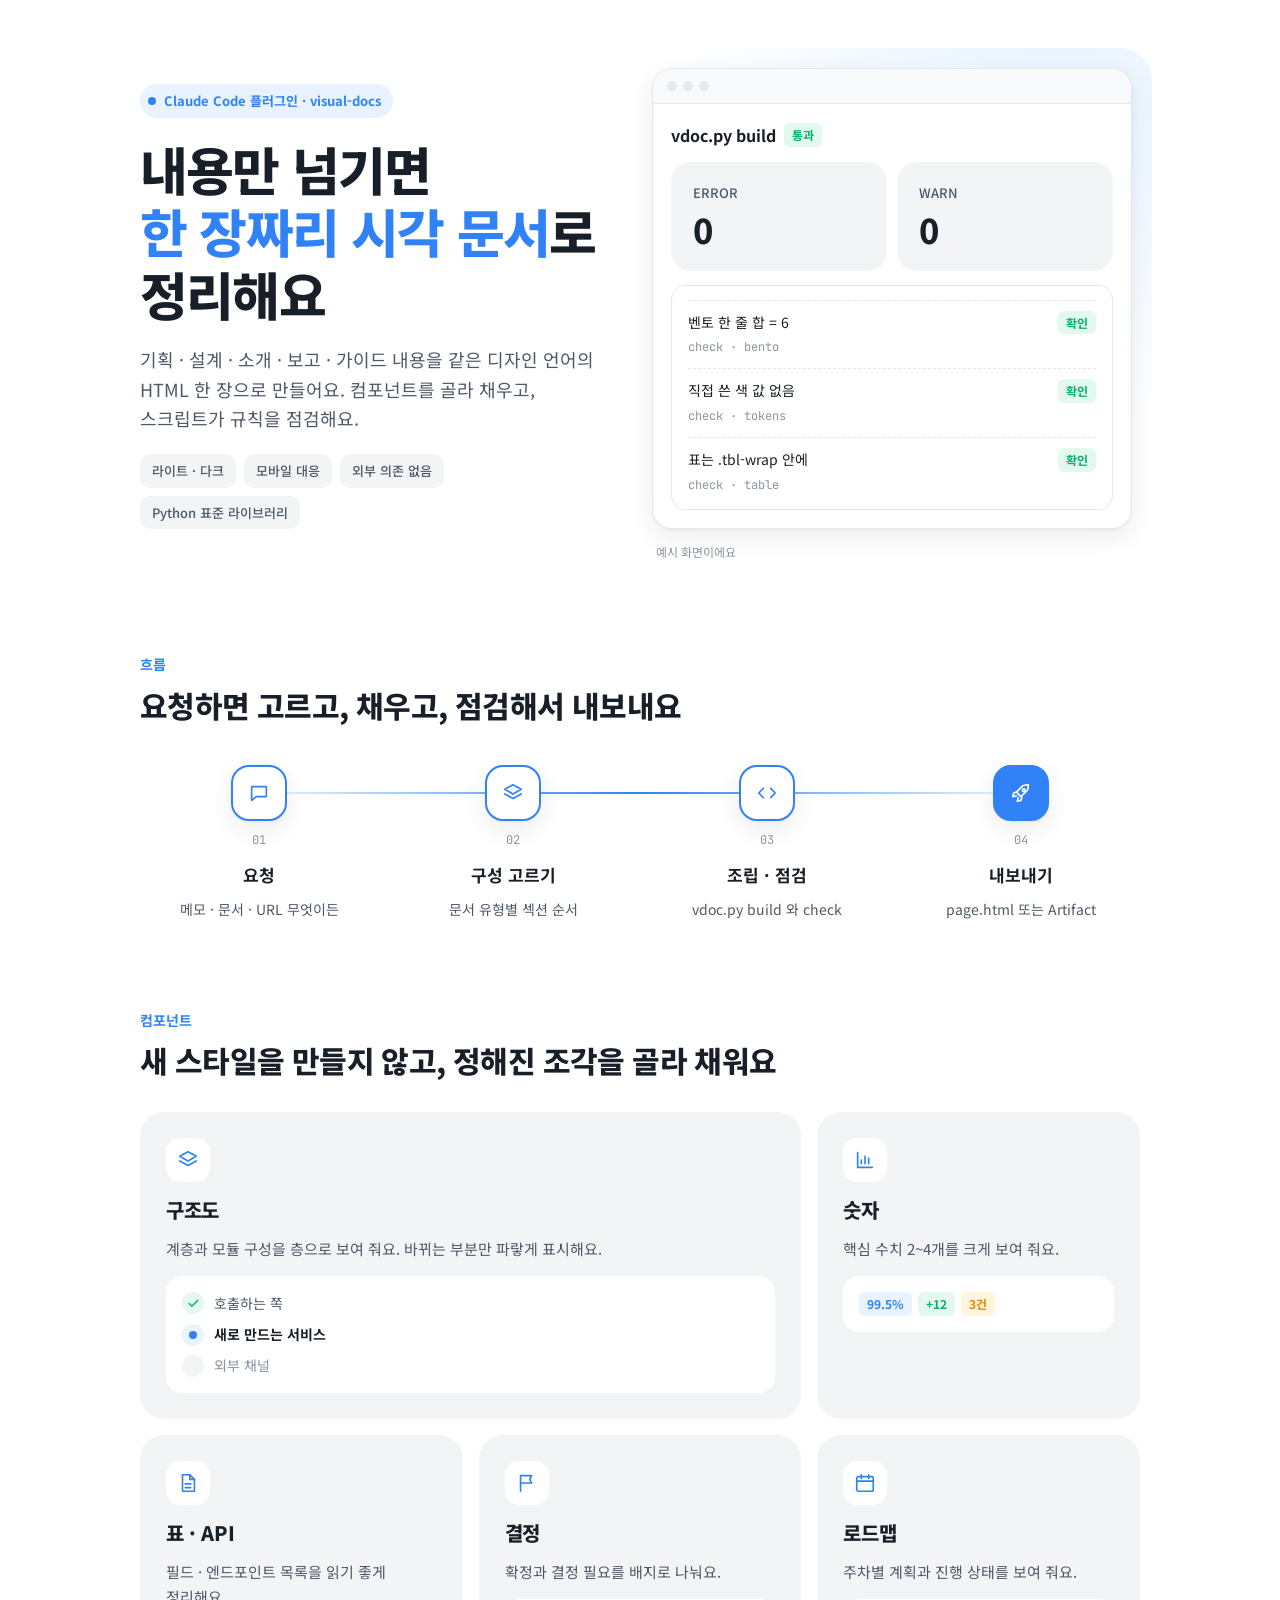
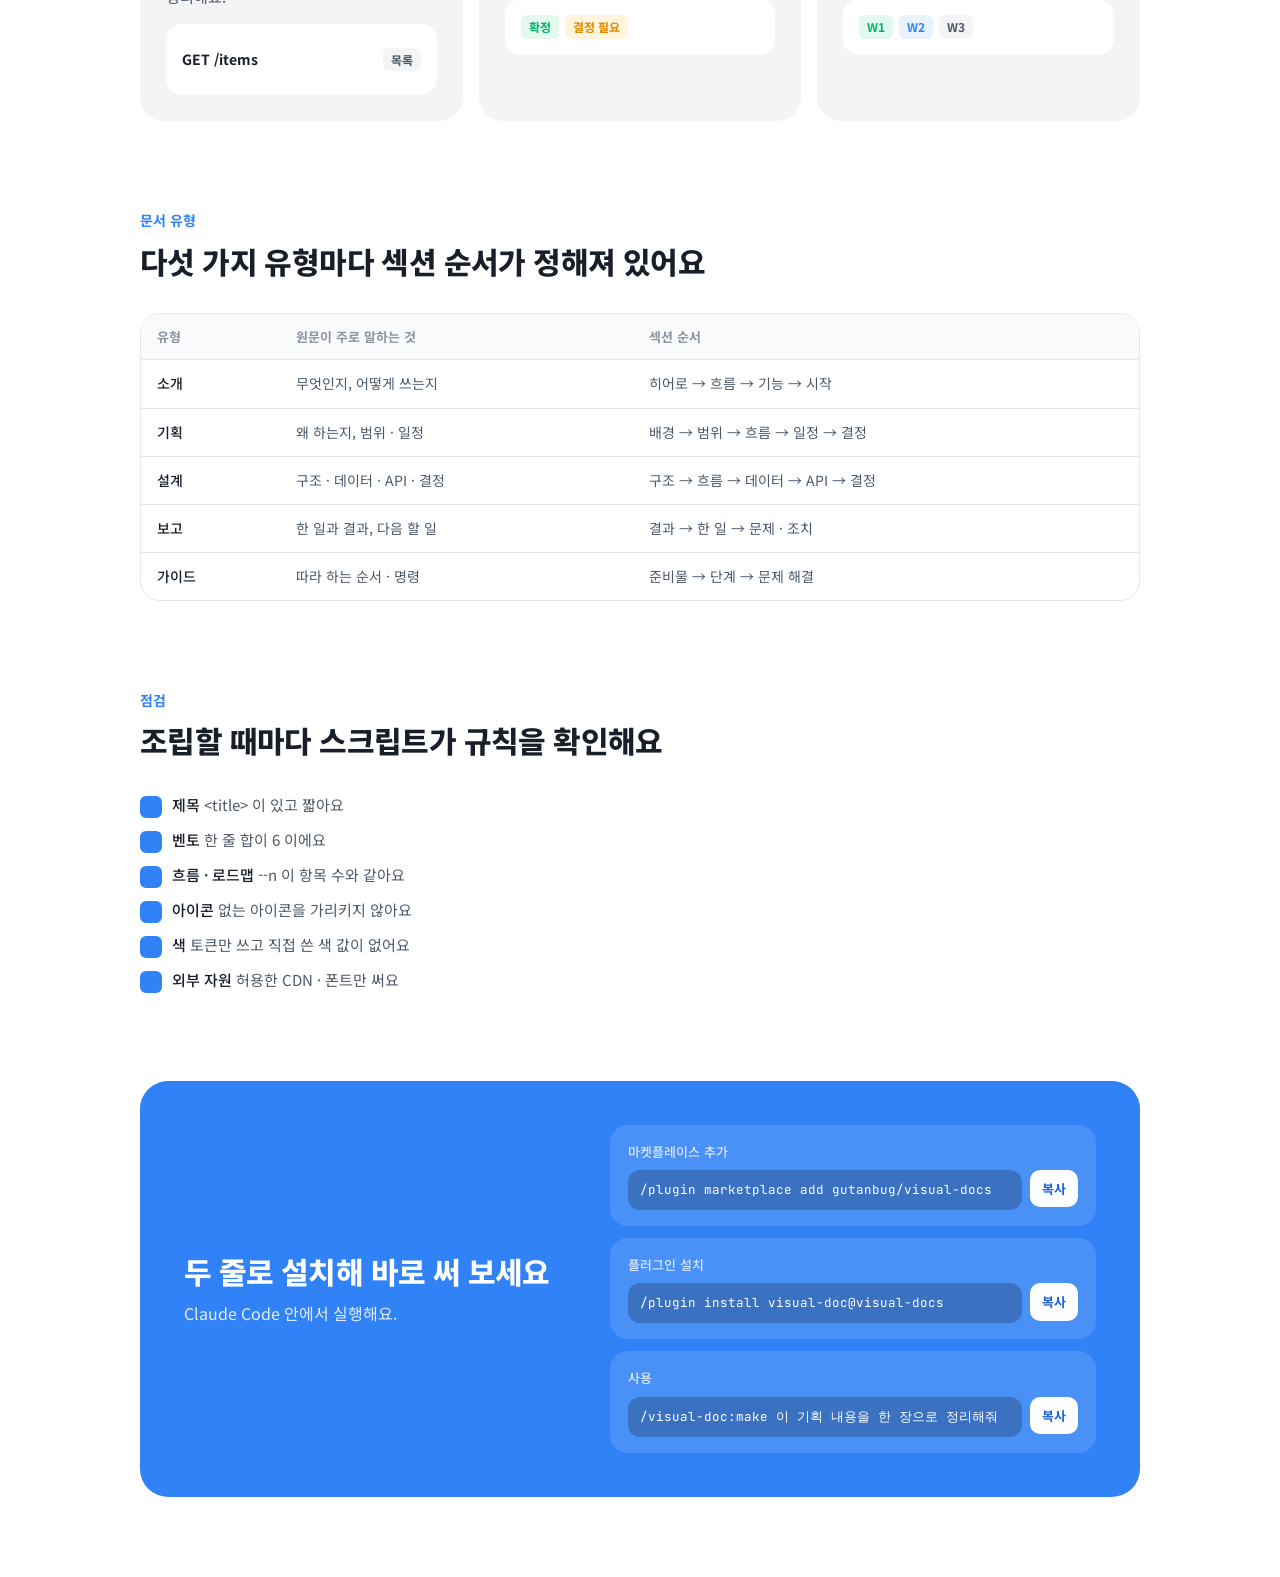
<file: docs/index.html>
<!doctype html>
<html lang="ko">
<head>
<meta charset="utf-8">
<meta name="viewport" content="width=device-width,initial-scale=1,viewport-fit=cover">
<title>visual-docs 소개</title>
<meta name="claude:viewport-fit-sides" content="cover">
<link rel="preconnect" href="https://fonts.googleapis.com">
<link rel="preconnect" href="https://fonts.gstatic.com" crossorigin>
<link rel="stylesheet" href="https://fonts.googleapis.com/css2?family=Noto+Sans+KR:wght@400;500;700;800&family=JetBrains+Mono:wght@400;500&display=swap">
<style>
/* visual-doc base — 넓은 여백, 회색 위계, 파란 강조 하나, 둥근 면.
   상태색(초록·노랑·빨강)은 상태를 말할 때만 쓴다. 색은 모두 아래 토큰으로만 쓴다 */
:root {
  --bg: #ffffff;
  --surface: #f2f4f6;
  --surface-2: #f9fafb;
  --card: #ffffff;
  --fg: #191f28;
  --fg-2: #4e5968;
  --fg-3: #8b95a1;
  --line: #e5e8eb;
  --accent: #3182f6;
  --accent-strong: #1b64da;
  --accent-weak: #e8f3ff;
  --on-accent: #ffffff;
  --ok: #03b26c; --ok-weak: #e3f8ee;
  --warn: #e08a00; --warn-weak: #fff4dc;
  --bad: #f04452; --bad-weak: #ffeeee;
  --term-bg: #191f28; --term-fg: #e5e8eb; --term-dim: #8b95a1; --term-accent: #64a8ff;
  --shadow: 0 1px 2px rgba(0, 27, 55, 0.06), 0 8px 24px rgba(0, 27, 55, 0.08);
  --font-body: "Pretendard", "Apple SD Gothic Neo", "Noto Sans KR", system-ui, sans-serif;
  --font-mono: "JetBrains Mono", ui-monospace, "SFMono-Regular", Menlo, monospace;
}
@media (prefers-color-scheme: dark) {
  :root:not([data-theme="light"]) {
    --bg: #101013; --surface: #1c1c22; --surface-2: #17171c; --card: #202027;
    --fg: #ececef; --fg-2: #b0b0b8; --fg-3: #7e7e87; --line: #2e2e37;
    --accent: #4b95f8; --accent-strong: #79b0ff; --accent-weak: #18263b; --on-accent: #ffffff;
    --ok: #2fca86; --ok-weak: #14301f; --warn: #f2a93b; --warn-weak: #33270f; --bad: #ff6b76; --bad-weak: #3a1a1d;
    --term-bg: #0b0b0e; --term-fg: #e4e4e5; --term-dim: #7e7e87; --term-accent: #79b0ff;
    --shadow: 0 1px 2px rgba(0, 0, 0, 0.4), 0 8px 24px rgba(0, 0, 0, 0.35);
    color-scheme: dark;
  }
}
:root[data-theme="dark"] {
  --bg: #101013; --surface: #1c1c22; --surface-2: #17171c; --card: #202027;
  --fg: #ececef; --fg-2: #b0b0b8; --fg-3: #7e7e87; --line: #2e2e37;
  --accent: #4b95f8; --accent-strong: #79b0ff; --accent-weak: #18263b; --on-accent: #ffffff;
  --ok: #2fca86; --ok-weak: #14301f; --warn: #f2a93b; --warn-weak: #33270f; --bad: #ff6b76; --bad-weak: #3a1a1d;
  --term-bg: #0b0b0e; --term-fg: #e4e4e5; --term-dim: #7e7e87; --term-accent: #79b0ff;
  --shadow: 0 1px 2px rgba(0, 0, 0, 0.4), 0 8px 24px rgba(0, 0, 0, 0.35);
  color-scheme: dark;
}
* { box-sizing: border-box; }
body {
  margin: 0;
  background: var(--bg); color: var(--fg); font-family: var(--font-body); font-size: 16px; line-height: 1.65;
  -webkit-font-smoothing: antialiased; word-break: keep-all; overflow-wrap: anywhere; overflow-x: hidden;
}
.wrap {
  max-width: 1040px; margin: 0 auto;
  padding-left: max(20px, env(safe-area-inset-left, 0px)); padding-right: max(20px, env(safe-area-inset-right, 0px));
  padding-block: 48px 80px; display: grid; gap: 88px;
}
h1, h2, h3 { text-wrap: balance; margin: 0; letter-spacing: -0.02em; }
p { margin: 0; }
a { color: var(--accent); text-decoration: none; border-bottom: 1px solid currentColor; }
code { font-family: var(--font-mono); font-size: 0.88em; }
.eyebrow { font-size: 14px; font-weight: 700; color: var(--accent); }
.sec { display: grid; gap: 32px; }
.sec.wide { gap: 40px; }
.sec-head { display: grid; gap: 8px; max-width: 640px; }
h2 { font-size: clamp(24px, 3.4vw, 30px); font-weight: 800; line-height: 1.35; }
.sec-head p { color: var(--fg-2); font-size: 17px; }
svg.i { width: 22px; height: 22px; fill: none; stroke: currentColor; stroke-width: 1.8; stroke-linecap: round; stroke-linejoin: round; flex: none; }
svg.i.sm { width: 16px; height: 16px; }
.ex { font-size: 12px; color: var(--fg-3); }
.mono { font-family: var(--font-mono); font-size: 0.92em; }
.muted { color: var(--fg-2); }

/* ---------- 목차 칩 (긴 문서) ---------- */
.toc { display: flex; flex-wrap: wrap; gap: 8px; }
.toc a { border: 0; font-size: 13px; font-weight: 500; color: var(--fg-2); background: var(--surface); padding: 6px 12px; border-radius: 10px; }
.toc a:hover { color: var(--accent); background: var(--accent-weak); }

/* ---------- 히어로 ---------- */
.hero { display: grid; grid-template-columns: minmax(0, 1fr) minmax(0, 1.05fr); gap: 48px; align-items: center; }
.hero.solo { grid-template-columns: minmax(0, 1fr); max-width: 760px; }
.hero-text { display: grid; gap: 20px; }
.badge-line { display: inline-flex; align-items: center; gap: 8px; width: fit-content; padding: 6px 12px 6px 8px; border-radius: 999px;
  background: var(--accent-weak); color: var(--accent); font-size: 13px; font-weight: 700; }
.badge-line i { width: 8px; height: 8px; border-radius: 50%; background: var(--accent); }
h1 { font-size: clamp(34px, 5.6vw, 52px); line-height: 1.2; font-weight: 800; letter-spacing: -0.035em; }
h1 em { font-style: normal; color: var(--accent); }
.lead { font-size: 18px; color: var(--fg-2); max-width: 34em; }
.hero-tags { display: flex; flex-wrap: wrap; gap: 8px; }
.tag { font-size: 13px; color: var(--fg-2); background: var(--surface); padding: 6px 12px; border-radius: 10px; font-weight: 500; }
.meta-row { display: flex; flex-wrap: wrap; gap: 6px 16px; font-size: 13px; color: var(--fg-3); }
.meta-row b { color: var(--fg-2); font-weight: 500; }

/* 화면 모형 */
.stage { position: relative; padding: 20px 8px 36px 0; }
.stage::before { content: ""; position: absolute; inset: 0 -12px 0 32px; border-radius: 32px;
  background: radial-gradient(120% 90% at 80% 10%, var(--accent-weak), transparent 70%); z-index: 0; }
.mock { position: relative; z-index: 1; background: var(--card); border: 1px solid var(--line); border-radius: 20px; box-shadow: var(--shadow); overflow: hidden; }
.mock-bar { display: flex; gap: 6px; padding: 12px 14px; border-bottom: 1px solid var(--line); background: var(--surface-2); }
.mock-bar i { width: 10px; height: 10px; border-radius: 50%; background: var(--line); }
.mock-body { padding: 18px; display: grid; gap: 14px; }
.search { display: flex; align-items: center; gap: 10px; padding: 12px 14px; border-radius: 14px; background: var(--surface); color: var(--fg-3); }
.search b { color: var(--fg); font-weight: 500; font-size: 15px; }
.caret { width: 2px; height: 18px; background: var(--accent); animation: blink 1.1s steps(1) infinite; }
@keyframes blink { 50% { opacity: 0; } }
.result { border: 1px solid var(--line); border-radius: 14px; padding: 14px 16px; display: grid; gap: 10px; }
.r-head { display: flex; align-items: center; gap: 8px; flex-wrap: wrap; }
.r-head b { font-size: 16px; }
.pill { font-size: 12px; font-weight: 700; padding: 2px 8px; border-radius: 6px; white-space: nowrap; }
.pill.blue { background: var(--accent-weak); color: var(--accent); }
.pill.ok { background: var(--ok-weak); color: var(--ok); }
.pill.warn { background: var(--warn-weak); color: var(--warn); }
.pill.bad { background: var(--bad-weak); color: var(--bad); }
.pill.grey { background: var(--surface); color: var(--fg-2); }
.fact { display: grid; grid-template-columns: minmax(0, 1fr) auto; gap: 4px 10px; align-items: baseline; font-size: 14px; color: var(--fg-2); padding-top: 10px; border-top: 1px dashed var(--line); }
.fact .t { color: var(--fg); }
.fact .m { font-size: 12px; color: var(--fg-3); font-family: var(--font-mono); grid-column: 1 / -1; }
.ghost { font-size: 12px; font-weight: 700; color: var(--fg-2); background: var(--surface); padding: 4px 10px; border-radius: 8px; white-space: nowrap; }
.float { position: absolute; z-index: 2; right: -8px; bottom: 0; width: min(270px, 70%); background: var(--card); border: 1px solid var(--line);
  border-radius: 16px; box-shadow: var(--shadow); padding: 14px; display: grid; gap: 8px; font-size: 13px; color: var(--fg-2); }
.float .q { display: flex; align-items: center; gap: 6px; color: var(--accent); font-weight: 700; }
.float u { color: var(--accent); text-decoration: none; border-bottom: 1px solid currentColor; }
.stage > .ex { position: absolute; left: 4px; bottom: 4px; z-index: 2; }

/* ---------- 흐름 (3~5단계) ---------- */
.flow { list-style: none; margin: 0; padding: 0; display: grid; grid-template-columns: repeat(var(--n, 4), minmax(0, 1fr)); gap: 16px; position: relative; }
.flow::before { content: ""; position: absolute; top: 27px; left: calc(50% / var(--n, 4)); right: calc(50% / var(--n, 4)); height: 2px;
  background: linear-gradient(90deg, var(--accent-weak), var(--accent), var(--accent-weak)); z-index: 0; }
.flow > li { position: relative; z-index: 1; display: grid; gap: 10px; justify-items: center; align-content: start; text-align: center; }
.node { width: 56px; height: 56px; border-radius: 18px; background: var(--card); border: 2px solid var(--accent); color: var(--accent);
  display: grid; place-items: center; box-shadow: var(--shadow); }
.flow > li:last-child .node { background: var(--accent); color: var(--on-accent); }
.flow .n { font-family: var(--font-mono); font-size: 12px; color: var(--fg-3); }
.flow b { font-size: 17px; }
.flow span.d { font-size: 14px; color: var(--fg-2); line-height: 1.55; max-width: 18em; }

/* ---------- 벤토 (6열, 한 줄 합 6) ---------- */
.bento { display: grid; grid-template-columns: repeat(6, minmax(0, 1fr)); gap: 16px; }
.tile { background: var(--surface); border-radius: 24px; padding: 26px; display: grid; gap: 14px; align-content: start; min-width: 0; }
.tile.w2 { grid-column: span 2; } .tile.w3 { grid-column: span 3; } .tile.w4 { grid-column: span 4; } .tile.w6 { grid-column: span 6; }
.t-ic { width: 44px; height: 44px; border-radius: 14px; background: var(--card); color: var(--accent); display: grid; place-items: center; }
.tile h3 { font-size: 20px; font-weight: 800; line-height: 1.35; }
.tile p.d { color: var(--fg-2); font-size: 15px; }
.demo { background: var(--card); border-radius: 16px; padding: 16px; display: grid; gap: 10px; font-size: 14px; min-width: 0; }

/* 드롭존 */
.drop { border: 2px dashed var(--line); border-radius: 14px; padding: 16px; display: grid; gap: 10px; justify-items: center; color: var(--fg-3); font-size: 13px; text-align: center; }
.exts { display: flex; flex-wrap: wrap; gap: 6px; justify-content: center; }
.ext { font-family: var(--font-mono); font-size: 12px; padding: 3px 8px; border-radius: 6px; background: var(--surface); color: var(--fg-2); }
/* 진행 단계 */
.steps { display: grid; gap: 8px; }
.step { display: flex; align-items: center; gap: 10px; }
.step .dot { width: 22px; height: 22px; border-radius: 50%; display: grid; place-items: center; background: var(--ok-weak); color: var(--ok); flex: none; }
.step .dot svg { width: 13px; height: 13px; stroke-width: 2.6; }
.step.now .dot { background: var(--accent-weak); color: var(--accent); }
.step.now .dot::after { content: ""; width: 8px; height: 8px; border-radius: 50%; background: var(--accent); animation: pulse 1.6s ease-in-out infinite; }
.step.todo .dot { background: var(--surface); color: var(--fg-3); }
@keyframes pulse { 50% { transform: scale(0.6); opacity: 0.5; } }
.step span { color: var(--fg-2); } .step.now span { color: var(--fg); font-weight: 700; } .step.todo span { color: var(--fg-3); }
.step small { margin-left: auto; color: var(--fg-3); font-size: 12px; white-space: nowrap; }
/* 변환 (여러 입력 → 하나) */
.variants { display: flex; flex-wrap: wrap; gap: 6px; }
.variants code { padding: 4px 10px; border-radius: 8px; background: var(--surface); color: var(--fg-2); font-size: 13px; }
.arrow-row { display: flex; align-items: center; gap: 10px; color: var(--fg-3); font-size: 13px; flex-wrap: wrap; }
.arrow-row code.target { background: var(--accent-weak); color: var(--accent); padding: 4px 10px; border-radius: 8px; font-weight: 500; font-size: 13px; }
/* 대화 */
.bubble { padding: 10px 14px; border-radius: 16px; max-width: 92%; font-size: 14px; }
.bubble.me { justify-self: end; background: var(--accent); color: var(--on-accent); border-bottom-right-radius: 6px; }
.bubble.ai { background: var(--surface); color: var(--fg); border-bottom-left-radius: 6px; }
.bubble.ai u { color: var(--accent); text-decoration: none; border-bottom: 1px solid currentColor; }
/* 터미널 · 코드 */
.term { background: var(--term-bg); color: var(--term-fg); border-radius: 16px; padding: 16px 18px; font-family: var(--font-mono); font-size: 13px; line-height: 1.75; overflow-x: auto; white-space: pre; margin: 0; }
.term .p { color: var(--term-accent); } .term .c { color: var(--term-dim); }
/* 순위 · 상태 목록 */
.ranks { display: grid; gap: 8px; }
.rank { display: grid; grid-template-columns: minmax(0, 1fr) auto; gap: 10px; align-items: center; padding: 8px 0; border-bottom: 1px solid var(--line); }
.rank:last-child { border-bottom: 0; }
.rank .q { font-family: var(--font-mono); font-size: 13px; color: var(--fg); overflow: hidden; text-overflow: ellipsis; white-space: nowrap; }
.rank .q small { font-family: var(--font-body); color: var(--fg-3); margin-left: 6px; }
/* 이력 */
.hist { display: grid; gap: 0; }
.h-row { display: grid; grid-template-columns: 14px minmax(0, 1fr) auto; gap: 10px; align-items: start; padding: 6px 0; }
.h-row .ln { position: relative; height: 100%; }
.h-row .ln::before { content: ""; position: absolute; left: 5px; top: 7px; width: 6px; height: 6px; border-radius: 50%; background: var(--accent); }
.h-row .ln::after { content: ""; position: absolute; left: 7px; top: 16px; bottom: -10px; width: 2px; background: var(--line); }
.h-row:last-child .ln::after { display: none; }
.h-row .tx { color: var(--fg-2); font-size: 13px; }
.h-row .tx b { color: var(--fg); font-weight: 500; }
.h-row .ac { font-size: 12px; font-weight: 700; color: var(--bad); white-space: nowrap; }
/* 알림 카드 */
.notice { display: grid; grid-template-columns: 36px minmax(0, 1fr); gap: 12px; align-items: start; }
.notice .av { width: 36px; height: 36px; border-radius: 10px; background: var(--accent); color: var(--on-accent); display: grid; place-items: center; }
.notice .av svg { width: 18px; height: 18px; }
.notice b { font-size: 14px; } .notice p { font-size: 13px; color: var(--fg-2); }
.notice .btn { display: inline-block; margin-top: 8px; font-size: 12px; font-weight: 700; color: var(--accent); background: var(--accent-weak); padding: 4px 10px; border-radius: 8px; }
.roles { display: flex; flex-wrap: wrap; gap: 6px; }

/* ---------- 숫자 타일 (KPI · 규모) ---------- */
.stats { display: grid; grid-template-columns: repeat(auto-fit, minmax(160px, 1fr)); gap: 16px; }
.stat { background: var(--surface); border-radius: 20px; padding: 20px 22px; display: grid; gap: 6px; min-width: 0; }
.stat .k { font-size: 13px; color: var(--fg-2); font-weight: 500; }
.stat .v { font-size: clamp(26px, 3.6vw, 34px); font-weight: 800; letter-spacing: -0.03em; line-height: 1.2; font-variant-numeric: tabular-nums; }
.stat .v small { font-size: 0.5em; font-weight: 700; color: var(--fg-2); margin-left: 2px; }
.stat .s { font-size: 13px; color: var(--fg-3); }
.stat.hl { background: var(--accent); color: var(--on-accent); }
.stat.hl .k, .stat.hl .s, .stat.hl .v small { color: rgba(255, 255, 255, 0.82); }
.delta { font-size: 12px; font-weight: 700; width: fit-content; padding: 2px 8px; border-radius: 6px; }
.delta.up { background: var(--ok-weak); color: var(--ok); } .delta.down { background: var(--bad-weak); color: var(--bad); }
.bar { height: 8px; border-radius: 999px; background: var(--line); overflow: hidden; }
.bar > i { display: block; height: 100%; border-radius: inherit; background: var(--accent); width: var(--p, 0%); }

/* ---------- 콜아웃 ---------- */
.callout { display: grid; grid-template-columns: auto minmax(0, 1fr); gap: 12px; align-items: start; padding: 16px 18px; border-radius: 16px;
  background: var(--accent-weak); color: var(--fg); font-size: 15px; }
.callout > svg { color: var(--accent); margin-top: 2px; }
.callout b { display: block; margin-bottom: 2px; }
.callout p { color: var(--fg-2); }
.callout.ok { background: var(--ok-weak); } .callout.ok > svg { color: var(--ok); }
.callout.warn { background: var(--warn-weak); } .callout.warn > svg { color: var(--warn); }
.callout.bad { background: var(--bad-weak); } .callout.bad > svg { color: var(--bad); }

/* ---------- 표 ---------- */
.tbl-wrap { background: var(--card); border: 1px solid var(--line); border-radius: 20px; overflow-x: auto; }
.tbl { width: 100%; border-collapse: collapse; font-size: 14px; min-width: 560px; }
.tbl th { text-align: left; font-size: 13px; font-weight: 700; color: var(--fg-3); background: var(--surface-2); padding: 12px 16px; border-bottom: 1px solid var(--line); white-space: nowrap; }
.tbl td { padding: 12px 16px; border-bottom: 1px solid var(--line); color: var(--fg-2); vertical-align: top; }
.tbl tr:last-child td { border-bottom: 0; }
.tbl td:first-child { color: var(--fg); font-weight: 500; }
.tbl td.mono, .tbl .mono { font-family: var(--font-mono); font-size: 13px; }
.tbl td.num { text-align: right; font-variant-numeric: tabular-nums; }

/* ---------- API 목록 ---------- */
.api { display: grid; gap: 0; background: var(--card); border: 1px solid var(--line); border-radius: 20px; overflow: hidden; }
.api-row { display: grid; grid-template-columns: 72px minmax(0, 1.2fr) minmax(0, 1fr); gap: 12px; align-items: center; padding: 12px 16px; border-bottom: 1px solid var(--line); }
.api-row:last-child { border-bottom: 0; }
.api-row code { color: var(--fg); font-size: 13px; overflow-wrap: anywhere; }
.api-row span.d { font-size: 14px; color: var(--fg-2); }
.mth { font-family: var(--font-mono); font-size: 11px; font-weight: 700; text-align: center; padding: 3px 0; border-radius: 6px; }
.mth.get { background: var(--accent-weak); color: var(--accent); } .mth.post { background: var(--ok-weak); color: var(--ok); }
.mth.put, .mth.patch { background: var(--warn-weak); color: var(--warn); } .mth.delete { background: var(--bad-weak); color: var(--bad); }

/* ---------- 구조도 (계층 · 구성요소) ---------- */
.layers { display: grid; gap: 10px; }
.layer { display: grid; grid-template-columns: 140px minmax(0, 1fr); gap: 16px; align-items: center; background: var(--surface); border-radius: 18px; padding: 14px 16px; }
.layer > .k { font-size: 13px; font-weight: 700; color: var(--fg-2); }
.layer > .k small { display: block; font-weight: 500; color: var(--fg-3); font-family: var(--font-mono); font-size: 11px; }
.boxes { display: flex; flex-wrap: wrap; gap: 8px; }
.box { background: var(--card); border: 1px solid var(--line); border-radius: 12px; padding: 8px 12px; font-size: 14px; font-weight: 500; display: inline-flex; align-items: center; gap: 8px; }
.box.hl { border-color: var(--accent); color: var(--accent); box-shadow: 0 0 0 3px var(--accent-weak); }
.box.new::after { content: "신규"; font-size: 11px; font-weight: 700; color: var(--ok); background: var(--ok-weak); padding: 1px 6px; border-radius: 5px; }
.box code { font-size: 12px; color: var(--fg-3); }
.layer-arrow { display: grid; place-items: center; color: var(--fg-3); height: 14px; }
.layer-arrow svg { width: 18px; height: 18px; }
/* 직렬 파이프라인 (가로, 좁으면 세로) */
.pipe { display: flex; align-items: stretch; gap: 0; flex-wrap: wrap; row-gap: 12px; }
.pipe .box { flex-direction: column; align-items: flex-start; gap: 2px; padding: 12px 14px; min-width: 120px; }
.pipe .box small { font-size: 12px; color: var(--fg-3); font-weight: 400; }
.pipe .to { display: grid; place-items: center; padding: 0 8px; color: var(--accent); }
.pipe .to svg { width: 18px; height: 18px; }

/* ---------- 비교 · 결정 ---------- */
.compare { display: grid; grid-template-columns: repeat(auto-fit, minmax(240px, 1fr)); gap: 16px; }
.opt { background: var(--surface); border-radius: 24px; padding: 24px; display: grid; gap: 12px; align-content: start; border: 2px solid transparent; min-width: 0; }
.opt.pick { background: var(--card); border-color: var(--accent); box-shadow: var(--shadow); }
.opt h3 { font-size: 18px; font-weight: 800; }
.opt .head { display: flex; align-items: center; gap: 8px; flex-wrap: wrap; }
.pc { list-style: none; margin: 0; padding: 0; display: grid; gap: 6px; font-size: 14px; color: var(--fg-2); }
.pc li { display: grid; grid-template-columns: 18px minmax(0, 1fr); gap: 8px; align-items: start; }
.pc li::before { font-weight: 800; text-align: center; }
.pc li.pro::before { content: "+"; color: var(--ok); } .pc li.con::before { content: "−"; color: var(--bad); } .pc li.neu::before { content: "·"; color: var(--fg-3); }
.decs { display: grid; gap: 0; background: var(--card); border: 1px solid var(--line); border-radius: 20px; overflow: hidden; }
.dec { display: grid; grid-template-columns: 64px minmax(0, 1fr) auto; gap: 12px; align-items: start; padding: 14px 16px; border-bottom: 1px solid var(--line); }
.dec:last-child { border-bottom: 0; }
.dec .id { font-family: var(--font-mono); font-size: 12px; color: var(--fg-3); padding-top: 2px; }
.dec b { font-size: 15px; font-weight: 700; display: block; }
.dec p { font-size: 14px; color: var(--fg-2); }
.dec-h { display: flex; align-items: center; gap: 8px; padding: 10px 16px; background: var(--surface-2); border-bottom: 1px solid var(--line);
  font-size: 13px; font-weight: 700; color: var(--fg-2); }
.dec-h small { font-weight: 500; color: var(--fg-3); font-family: var(--font-mono); }
.decs.compact .dec { padding: 10px 16px; grid-template-columns: 56px minmax(0, 1fr) auto; }
.decs.compact .dec b { font-size: 14px; font-weight: 500; }

/* ---------- 범위 (포함 · 제외) ---------- */
.scope { display: grid; grid-template-columns: repeat(2, minmax(0, 1fr)); gap: 16px; }
.scope > div { border-radius: 20px; padding: 20px 22px; display: grid; gap: 10px; align-content: start; }
.scope .in { background: var(--accent-weak); } .scope .out { background: var(--surface); }
.scope .k { font-size: 13px; font-weight: 700; } .scope .in .k { color: var(--accent); } .scope .out .k { color: var(--fg-3); }
.scope ul { margin: 0; padding-left: 18px; display: grid; gap: 4px; font-size: 15px; color: var(--fg-2); }

/* ---------- 일정 (로드맵) ---------- */
.roadmap { list-style: none; margin: 0; padding: 0; display: grid; grid-template-columns: repeat(var(--n, 4), minmax(0, 1fr)); gap: 12px; }
.roadmap > li { background: var(--surface); border-radius: 20px; padding: 18px; display: grid; gap: 8px; align-content: start; position: relative; min-width: 0; }
.roadmap > li::before { content: ""; height: 4px; border-radius: 999px; background: var(--line); }
.roadmap > li.done::before { background: var(--ok); } .roadmap > li.now::before { background: var(--accent); }
.roadmap > li.now { background: var(--card); box-shadow: var(--shadow); }
.roadmap .when { font-family: var(--font-mono); font-size: 12px; color: var(--fg-3); }
.roadmap b { font-size: 16px; }
.roadmap ul { margin: 0; padding-left: 16px; font-size: 13px; color: var(--fg-2); display: grid; gap: 2px; }

/* ---------- 체크리스트 · FAQ ---------- */
.checks { list-style: none; margin: 0; padding: 0; display: grid; gap: 10px; }
.checks li { display: grid; grid-template-columns: 22px minmax(0, 1fr); gap: 10px; align-items: start; font-size: 15px; color: var(--fg-2); }
.checks li::before { content: ""; width: 18px; height: 18px; margin-top: 3px; border-radius: 6px; border: 2px solid var(--line); }
.checks li.on::before { background: var(--accent); border-color: var(--accent); }
.checks li b { color: var(--fg); font-weight: 500; }
.faq { display: grid; gap: 10px; }
.faq details { background: var(--surface); border-radius: 16px; padding: 0 18px; }
.faq summary { cursor: pointer; list-style: none; padding: 16px 0; font-weight: 700; display: flex; justify-content: space-between; gap: 12px; }
.faq summary::-webkit-details-marker { display: none; }
.faq summary::after { content: "+"; color: var(--fg-3); font-weight: 500; }
.faq details[open] summary::after { content: "−"; }
.faq details > div { padding: 0 0 16px; color: var(--fg-2); font-size: 15px; }
.faq summary:focus-visible { outline: 2px solid var(--accent); outline-offset: 2px; border-radius: 8px; }

/* ---------- 마무리 블록 (시작하기 · 다음 단계) ---------- */
.start { background: var(--accent); color: var(--on-accent); border-radius: 28px; padding: clamp(24px, 5vw, 44px); display: grid; gap: 28px;
  grid-template-columns: minmax(0, 0.9fr) minmax(0, 1.1fr); align-items: center; }
.start h2 { color: var(--on-accent); }
.start .sub { color: rgba(255, 255, 255, 0.86); font-size: 16px; margin-top: 8px; }
.start-list { display: grid; gap: 12px; }
.s-item { background: rgba(255, 255, 255, 0.12); border-radius: 18px; padding: 16px 18px; display: grid; gap: 8px; min-width: 0; }
.s-item .k { font-size: 13px; color: rgba(255, 255, 255, 0.78); font-weight: 500; }
.s-item .v { font-family: var(--font-mono); font-size: 16px; font-weight: 500; overflow-wrap: anywhere; }
.s-item .t { font-size: 16px; font-weight: 700; }
.cmd { display: grid; grid-template-columns: minmax(0, 1fr) auto; gap: 8px; align-items: start; }
.cmd code { display: block; background: rgba(0, 0, 0, 0.22); border-radius: 12px; padding: 10px 12px; font-size: 12.5px; line-height: 1.6;
  white-space: pre-wrap; word-break: break-all; color: var(--on-accent); }
.copy { appearance: none; border: 0; cursor: pointer; font: inherit; font-size: 13px; font-weight: 700; color: var(--accent-strong);
  background: #fff; border-radius: 10px; padding: 8px 12px; white-space: nowrap; }
.copy:focus-visible { outline: 3px solid rgba(255, 255, 255, 0.6); outline-offset: 2px; }
.start .note { font-size: 13px; color: rgba(255, 255, 255, 0.75); }

/* 처음 보일 때 살짝 올라오기 (정지 상태에서도 다 보인다) */
@media (prefers-reduced-motion: no-preference) {
  .rise { animation: rise 0.6s cubic-bezier(.2, .7, .2, 1) both; }
  .rise.d1 { animation-delay: 0.08s; } .rise.d2 { animation-delay: 0.16s; } .rise.d3 { animation-delay: 0.26s; }
  @keyframes rise { from { transform: translateY(10px); } to { transform: none; } }
}
@media (prefers-reduced-motion: reduce) { .caret, .step.now .dot::after { animation: none; } }

@media (max-width: 880px) {
  .hero { grid-template-columns: minmax(0, 1fr); gap: 32px; }
  .start { grid-template-columns: minmax(0, 1fr); }
  .bento { grid-template-columns: repeat(2, minmax(0, 1fr)); }
  .tile.w2, .tile.w3, .tile.w4, .tile.w6 { grid-column: span 2; }
  .roadmap { grid-template-columns: repeat(2, minmax(0, 1fr)); }
}
@media (max-width: 640px) {
  .wrap { gap: 64px; padding-block: 32px 56px; }
  .flow { grid-template-columns: minmax(0, 1fr); gap: 20px; }
  .flow::before { top: 28px; bottom: 28px; left: 27px; right: auto; width: 2px; height: auto;
    background: linear-gradient(180deg, var(--accent-weak), var(--accent), var(--accent-weak)); }
  .flow > li { grid-template-columns: 56px minmax(0, 1fr); justify-items: start; text-align: left; gap: 2px 16px; }
  .flow > li .node { grid-row: span 3; }
  .tile { padding: 20px; border-radius: 20px; }
  .float { position: relative; right: auto; width: 100%; margin-top: 12px; }
  .stage { padding: 0; }
  .stage::before { display: none; }
  .stage > .ex { position: static; display: block; margin-top: 8px; }
  .scope, .roadmap { grid-template-columns: minmax(0, 1fr); }
  .layer { grid-template-columns: minmax(0, 1fr); gap: 10px; }
  .api-row { grid-template-columns: 64px minmax(0, 1fr); }
  .api-row span.d { grid-column: 1 / -1; }
  .dec { grid-template-columns: minmax(0, 1fr) auto; }
  .dec .id { grid-column: 1 / -1; padding: 0; }
  .pipe { flex-direction: column; }
  .pipe .to { transform: rotate(90deg); padding: 4px 0; align-self: flex-start; margin-left: 20px; }
}

</style>
</head>
<body>
<svg width="0" height="0" style="position:absolute" aria-hidden="true">
  <symbol id="i-check" viewBox="0 0 24 24"><path d="M20 6 9 17l-5-5"/></symbol>
  <symbol id="i-chat" viewBox="0 0 24 24"><path d="M4 5h16v11H9l-5 4z"/></symbol>
  <symbol id="i-layers" viewBox="0 0 24 24"><path d="m12 3 9 5-9 5-9-5z"/><path d="m3 13 9 5 9-5"/></symbol>
  <symbol id="i-code" viewBox="0 0 24 24"><path d="m8 7-5 5 5 5M16 7l5 5-5 5"/></symbol>
  <symbol id="i-file" viewBox="0 0 24 24"><path d="M6 3h8l5 5v13H6z"/><path d="M14 3v5h5M9 13h6M9 17h6"/></symbol>
  <symbol id="i-cal" viewBox="0 0 24 24"><rect x="3" y="5" width="18" height="16" rx="2"/><path d="M3 10h18M8 3v4M16 3v4"/></symbol>
  <symbol id="i-chart" viewBox="0 0 24 24"><path d="M4 20V4"/><path d="M4 20h16"/><path d="M8 16v-4M12 16V8M16 16v-6"/></symbol>
  <symbol id="i-flag" viewBox="0 0 24 24"><path d="M5 21V4"/><path d="M5 4h12l-2 4 2 4H5"/></symbol>
  <symbol id="i-rocket" viewBox="0 0 24 24"><path d="M14 4c3-1 6-1 6-1s0 3-1 6l-7 7-5-5z"/><path d="M7 11 4 12l-1 4 4-1M13 17l-1 3-4 1 1-4"/><circle cx="15" cy="9" r="1.5"/></symbol>
</svg>

<div class="wrap">
<header class="hero">
    <div class="hero-text">
      <span class="badge-line rise"><i></i>Claude Code 플러그인 · visual-docs</span>
      <h1 class="rise d1">내용만 넘기면<br><em>한 장짜리 시각 문서</em>로<br>정리해요</h1>
      <p class="lead rise d2">기획 · 설계 · 소개 · 보고 · 가이드 내용을 같은 디자인 언어의 HTML 한 장으로 만들어요. 컴포넌트를 골라 채우고, 스크립트가 규칙을 점검해요.</p>
      <div class="hero-tags rise d3"><span class="tag">라이트 · 다크</span><span class="tag">모바일 대응</span><span class="tag">외부 의존 없음</span><span class="tag">Python 표준 라이브러리</span></div>
    </div>
    <div class="stage rise d2" aria-label="조립 결과 예시">
      <div class="mock">
        <div class="mock-bar"><i></i><i></i><i></i></div>
        <div class="mock-body">
          <div class="r-head"><b>vdoc.py build</b><span class="pill ok">통과</span></div>
          <div class="stats" style="grid-template-columns:repeat(2,minmax(0,1fr));gap:10px">
            <div class="stat"><span class="k">ERROR</span><span class="v">0</span></div>
            <div class="stat"><span class="k">WARN</span><span class="v">0</span></div>
          </div>
          <div class="result">
            <div class="fact"><span class="t">벤토 한 줄 합 = 6</span><span class="pill ok">확인</span><span class="m">check · bento</span></div>
            <div class="fact"><span class="t">직접 쓴 색 값 없음</span><span class="pill ok">확인</span><span class="m">check · tokens</span></div>
            <div class="fact"><span class="t">표는 .tbl-wrap 안에</span><span class="pill ok">확인</span><span class="m">check · table</span></div>
          </div>
        </div>
      </div>
      <span class="ex">예시 화면이에요</span>
    </div>
  </header>

  <section class="sec wide" aria-labelledby="flow-t">
    <div class="sec-head">
      <span class="eyebrow">흐름</span>
      <h2 id="flow-t">요청하면 고르고, 채우고, 점검해서 내보내요</h2>
    </div>
    <ol class="flow" style="--n:4">
      <li><div class="node"><svg class="i"><use href="#i-chat"/></svg></div><span class="n">01</span><b>요청</b><span class="d">메모 · 문서 · URL 무엇이든</span></li>
      <li><div class="node"><svg class="i"><use href="#i-layers"/></svg></div><span class="n">02</span><b>구성 고르기</b><span class="d">문서 유형별 섹션 순서</span></li>
      <li><div class="node"><svg class="i"><use href="#i-code"/></svg></div><span class="n">03</span><b>조립 · 점검</b><span class="d">vdoc.py build 와 check</span></li>
      <li><div class="node"><svg class="i"><use href="#i-rocket"/></svg></div><span class="n">04</span><b>내보내기</b><span class="d">page.html 또는 Artifact</span></li>
    </ol>
  </section>

  <section class="sec" aria-labelledby="comp-t">
    <div class="sec-head">
      <span class="eyebrow">컴포넌트</span>
      <h2 id="comp-t">새 스타일을 만들지 않고, 정해진 조각을 골라 채워요</h2>
    </div>
    <div class="bento">
      <div class="tile w4"><div class="t-ic"><svg class="i"><use href="#i-layers"/></svg></div><h3>구조도</h3><p class="d">계층과 모듈 구성을 층으로 보여 줘요. 바뀌는 부분만 파랗게 표시해요.</p>
        <div class="demo"><div class="steps">
          <div class="step"><span class="dot"><svg class="i"><use href="#i-check"/></svg></span><span>호출하는 쪽</span></div>
          <div class="step now"><span class="dot"></span><span>새로 만드는 서비스</span></div>
          <div class="step todo"><span class="dot"></span><span>외부 채널</span></div>
        </div></div></div>
      <div class="tile w2"><div class="t-ic"><svg class="i"><use href="#i-chart"/></svg></div><h3>숫자</h3><p class="d">핵심 수치 2~4개를 크게 보여 줘요.</p>
        <div class="demo"><div class="roles"><span class="pill blue">99.5%</span><span class="pill ok">+12</span><span class="pill warn">3건</span></div></div></div>
      <div class="tile w2"><div class="t-ic"><svg class="i"><use href="#i-file"/></svg></div><h3>표 · API</h3><p class="d">필드 · 엔드포인트 목록을 읽기 좋게 정리해요.</p>
        <div class="demo"><div class="ranks"><div class="rank"><b>GET /items</b><span class="pill grey">목록</span></div></div></div></div>
      <div class="tile w2"><div class="t-ic"><svg class="i"><use href="#i-flag"/></svg></div><h3>결정</h3><p class="d">확정과 결정 필요를 배지로 나눠요.</p>
        <div class="demo"><div class="roles"><span class="pill ok">확정</span><span class="pill warn">결정 필요</span></div></div></div>
      <div class="tile w2"><div class="t-ic"><svg class="i"><use href="#i-cal"/></svg></div><h3>로드맵</h3><p class="d">주차별 계획과 진행 상태를 보여 줘요.</p>
        <div class="demo"><div class="roles"><span class="pill ok">W1</span><span class="pill blue">W2</span><span class="pill grey">W3</span></div></div></div>
    </div>
  </section>

  <section class="sec" aria-labelledby="type-t">
    <div class="sec-head">
      <span class="eyebrow">문서 유형</span>
      <h2 id="type-t">다섯 가지 유형마다 섹션 순서가 정해져 있어요</h2>
    </div>
    <div class="tbl-wrap">
      <table class="tbl">
        <thead><tr><th>유형</th><th>원문이 주로 말하는 것</th><th>섹션 순서</th></tr></thead>
        <tbody>
          <tr><td>소개</td><td>무엇인지, 어떻게 쓰는지</td><td>히어로 → 흐름 → 기능 → 시작</td></tr>
          <tr><td>기획</td><td>왜 하는지, 범위 · 일정</td><td>배경 → 범위 → 흐름 → 일정 → 결정</td></tr>
          <tr><td>설계</td><td>구조 · 데이터 · API · 결정</td><td>구조 → 흐름 → 데이터 → API → 결정</td></tr>
          <tr><td>보고</td><td>한 일과 결과, 다음 할 일</td><td>결과 → 한 일 → 문제 · 조치</td></tr>
          <tr><td>가이드</td><td>따라 하는 순서 · 명령</td><td>준비물 → 단계 → 문제 해결</td></tr>
        </tbody>
      </table>
    </div>
  </section>

  <section class="sec" aria-labelledby="check-t">
    <div class="sec-head">
      <span class="eyebrow">점검</span>
      <h2 id="check-t">조립할 때마다 스크립트가 규칙을 확인해요</h2>
    </div>
    <ul class="checks">
      <li class="on"><span><b>제목</b> &lt;title&gt; 이 있고 짧아요</span></li>
      <li class="on"><span><b>벤토</b> 한 줄 합이 6 이에요</span></li>
      <li class="on"><span><b>흐름 · 로드맵</b> --n 이 항목 수와 같아요</span></li>
      <li class="on"><span><b>아이콘</b> 없는 아이콘을 가리키지 않아요</span></li>
      <li class="on"><span><b>색</b> 토큰만 쓰고 직접 쓴 색 값이 없어요</span></li>
      <li class="on"><span><b>외부 자원</b> 허용한 CDN · 폰트만 써요</span></li>
    </ul>
  </section>

  <section class="start" aria-labelledby="go-t">
    <div>
      <h2 id="go-t">두 줄로 설치해 바로 써 보세요</h2>
      <p class="sub">Claude Code 안에서 실행해요.</p>
    </div>
    <div class="start-list">
      <div class="s-item"><span class="k">마켓플레이스 추가</span><div class="cmd"><code id="c1">/plugin marketplace add gutanbug/visual-docs</code><button class="copy" type="button" data-copy="c1">복사</button></div></div>
      <div class="s-item"><span class="k">플러그인 설치</span><div class="cmd"><code id="c2">/plugin install visual-doc@visual-docs</code><button class="copy" type="button" data-copy="c2">복사</button></div></div>
      <div class="s-item"><span class="k">사용</span><div class="cmd"><code id="c3">/visual-doc:make 이 기획 내용을 한 장으로 정리해줘</code><button class="copy" type="button" data-copy="c3">복사</button></div></div>
    </div>
  </section>
</div>
<script>
(function () {
  // data-copy="요소 id" 버튼: 클립보드 복사, 막히면 선택으로 대신한다
  document.querySelectorAll('button.copy[data-copy]').forEach(function (btn) {
    var label = btn.textContent;
    var reset = function () { setTimeout(function () { btn.textContent = label; }, 1600); };
    btn.addEventListener('click', function () {
      var code = document.getElementById(btn.getAttribute('data-copy'));
      if (!code) return;
      var select = function () {
        var r = document.createRange(); r.selectNodeContents(code);
        var s = window.getSelection(); s.removeAllRanges(); s.addRange(r);
        btn.textContent = '선택했어요'; reset();
      };
      try {
        navigator.clipboard.writeText(code.textContent).then(function () { btn.textContent = '복사했어요'; reset(); }, select);
      } catch (e) { select(); }
    });
  });
})();
</script>
</body>
</html>
</file>
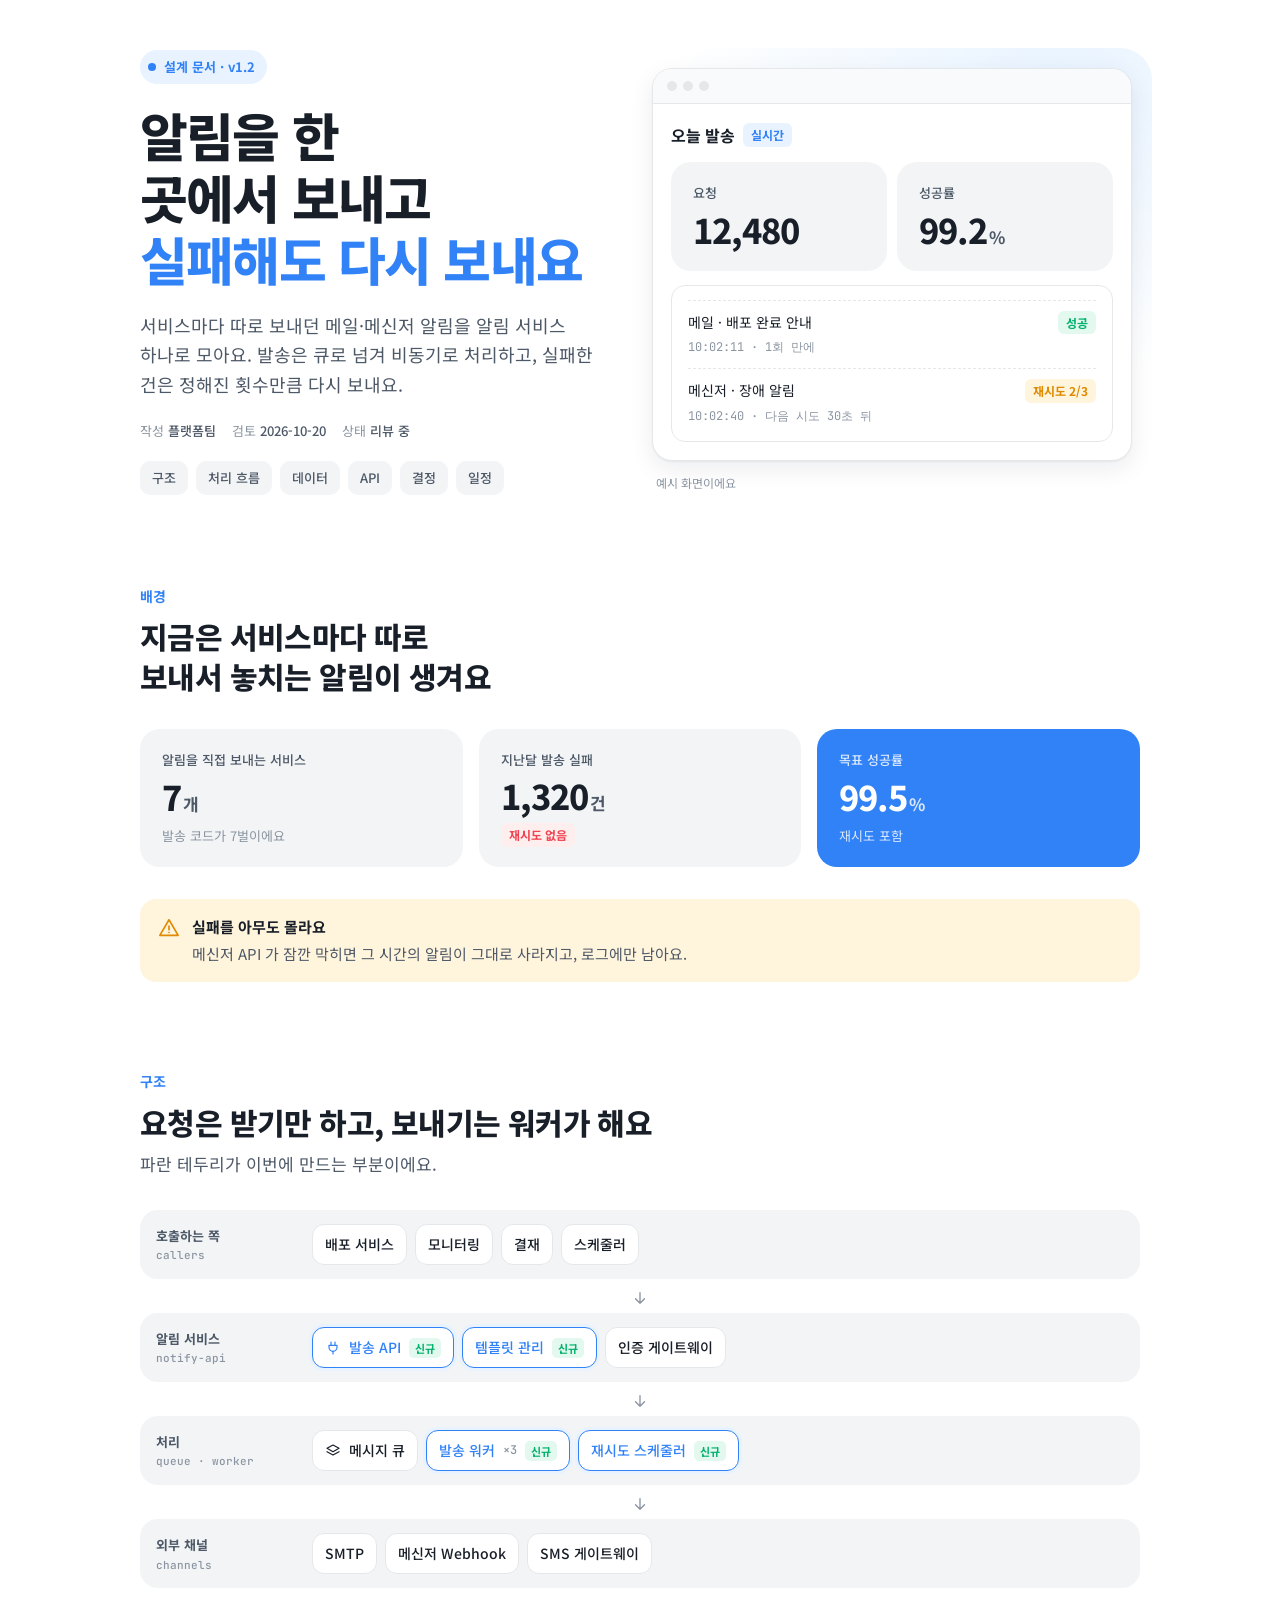
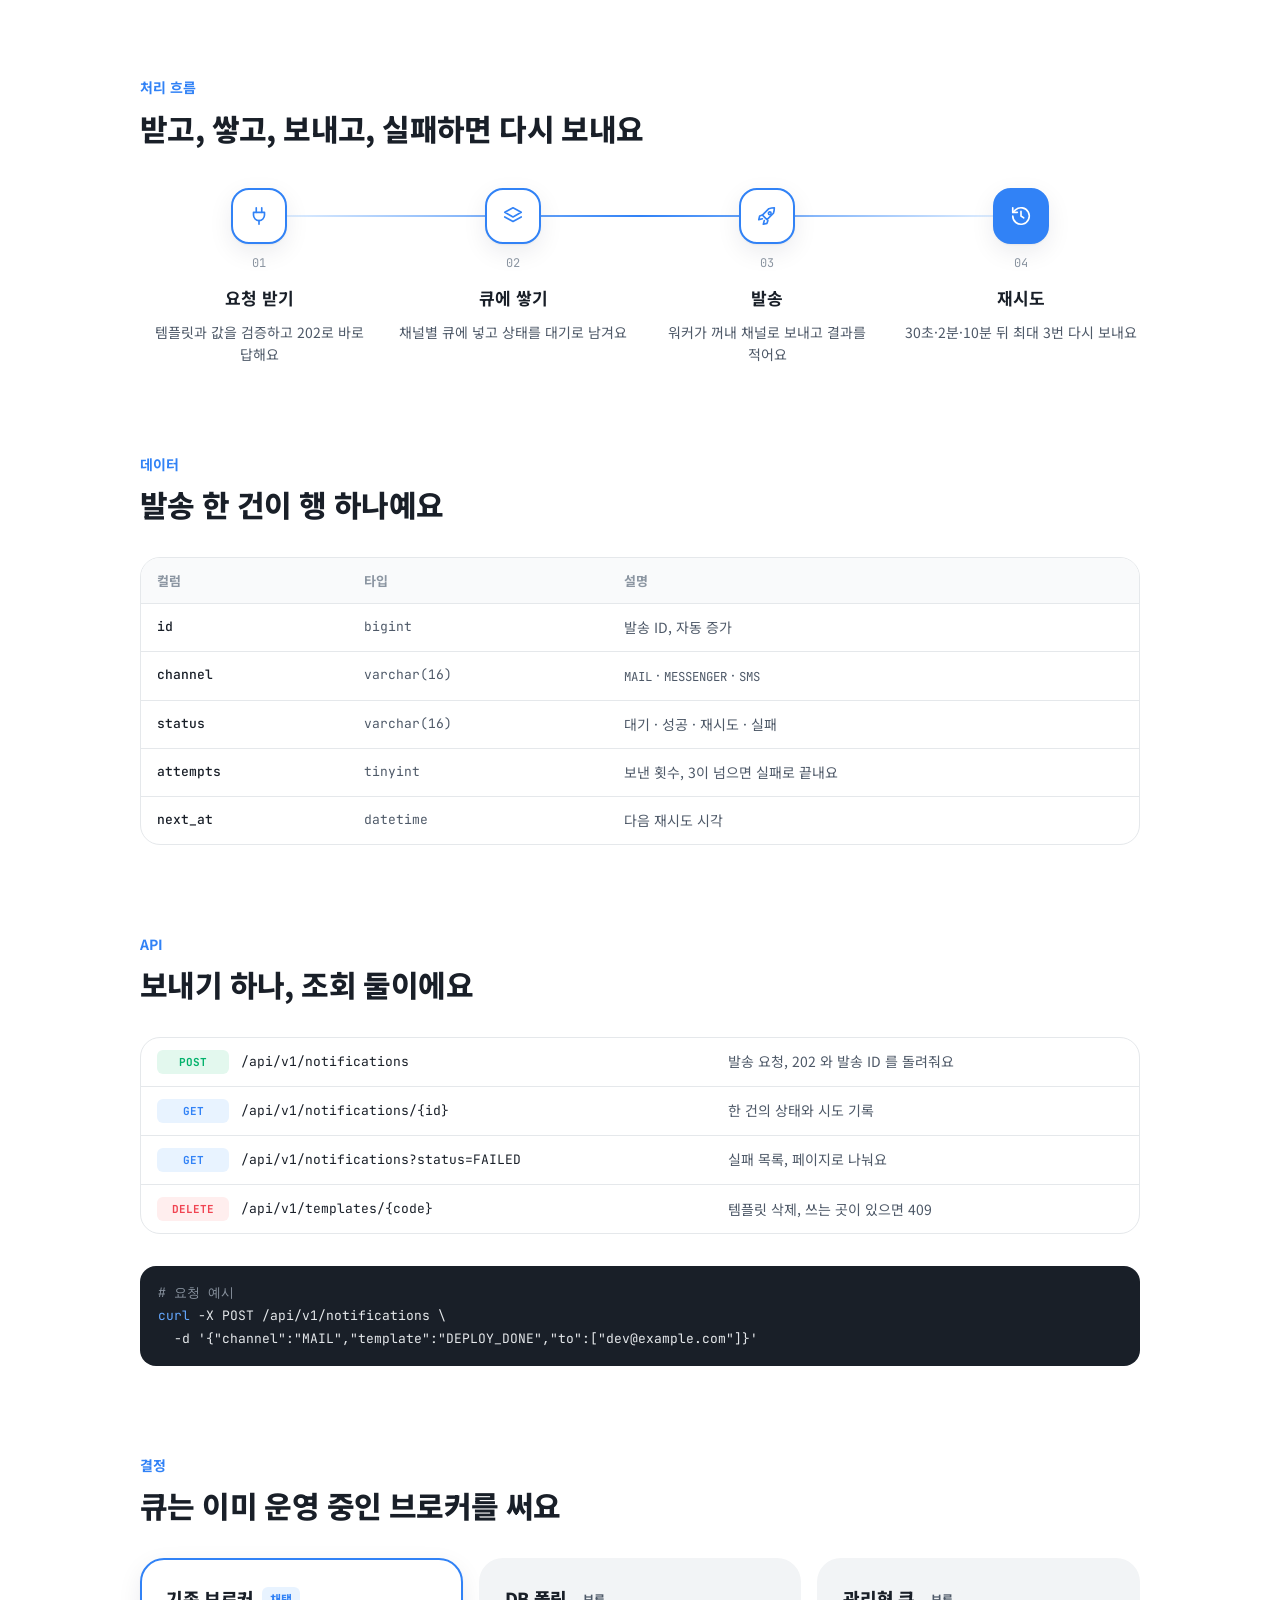
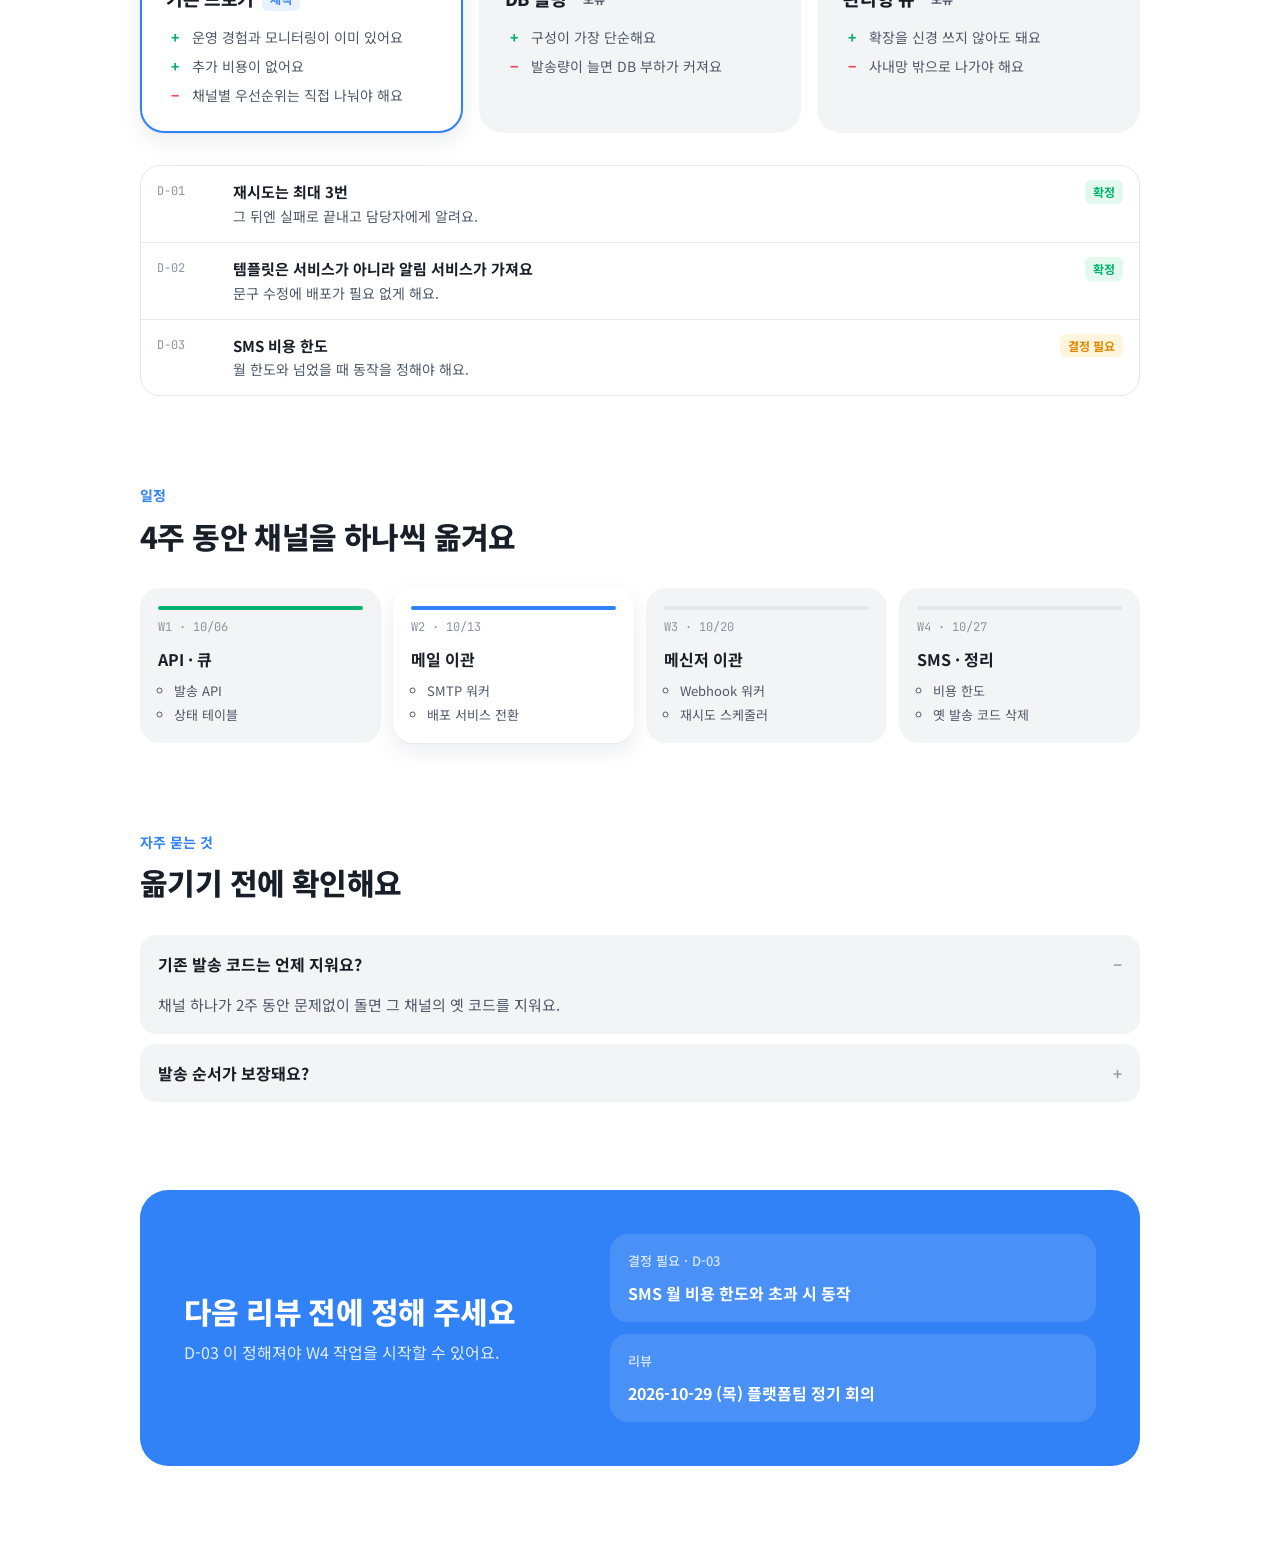
<file: docs/design.html>
<!doctype html>
<html lang="ko">
<head>
<meta charset="utf-8">
<meta name="viewport" content="width=device-width,initial-scale=1,viewport-fit=cover">
<title>알림 서비스 설계</title>
<meta name="claude:viewport-fit-sides" content="cover">
<link rel="preconnect" href="https://fonts.googleapis.com">
<link rel="preconnect" href="https://fonts.gstatic.com" crossorigin>
<link rel="stylesheet" href="https://fonts.googleapis.com/css2?family=Noto+Sans+KR:wght@400;500;700;800&family=JetBrains+Mono:wght@400;500&display=swap">
<style>
/* visual-doc base — 넓은 여백, 회색 위계, 파란 강조 하나, 둥근 면.
   상태색(초록·노랑·빨강)은 상태를 말할 때만 쓴다. 색은 모두 아래 토큰으로만 쓴다 */
:root {
  --bg: #ffffff;
  --surface: #f2f4f6;
  --surface-2: #f9fafb;
  --card: #ffffff;
  --fg: #191f28;
  --fg-2: #4e5968;
  --fg-3: #8b95a1;
  --line: #e5e8eb;
  --accent: #3182f6;
  --accent-strong: #1b64da;
  --accent-weak: #e8f3ff;
  --on-accent: #ffffff;
  --ok: #03b26c; --ok-weak: #e3f8ee;
  --warn: #e08a00; --warn-weak: #fff4dc;
  --bad: #f04452; --bad-weak: #ffeeee;
  --term-bg: #191f28; --term-fg: #e5e8eb; --term-dim: #8b95a1; --term-accent: #64a8ff;
  --shadow: 0 1px 2px rgba(0, 27, 55, 0.06), 0 8px 24px rgba(0, 27, 55, 0.08);
  --font-body: "Pretendard", "Apple SD Gothic Neo", "Noto Sans KR", system-ui, sans-serif;
  --font-mono: "JetBrains Mono", ui-monospace, "SFMono-Regular", Menlo, monospace;
}
@media (prefers-color-scheme: dark) {
  :root:not([data-theme="light"]) {
    --bg: #101013; --surface: #1c1c22; --surface-2: #17171c; --card: #202027;
    --fg: #ececef; --fg-2: #b0b0b8; --fg-3: #7e7e87; --line: #2e2e37;
    --accent: #4b95f8; --accent-strong: #79b0ff; --accent-weak: #18263b; --on-accent: #ffffff;
    --ok: #2fca86; --ok-weak: #14301f; --warn: #f2a93b; --warn-weak: #33270f; --bad: #ff6b76; --bad-weak: #3a1a1d;
    --term-bg: #0b0b0e; --term-fg: #e4e4e5; --term-dim: #7e7e87; --term-accent: #79b0ff;
    --shadow: 0 1px 2px rgba(0, 0, 0, 0.4), 0 8px 24px rgba(0, 0, 0, 0.35);
    color-scheme: dark;
  }
}
:root[data-theme="dark"] {
  --bg: #101013; --surface: #1c1c22; --surface-2: #17171c; --card: #202027;
  --fg: #ececef; --fg-2: #b0b0b8; --fg-3: #7e7e87; --line: #2e2e37;
  --accent: #4b95f8; --accent-strong: #79b0ff; --accent-weak: #18263b; --on-accent: #ffffff;
  --ok: #2fca86; --ok-weak: #14301f; --warn: #f2a93b; --warn-weak: #33270f; --bad: #ff6b76; --bad-weak: #3a1a1d;
  --term-bg: #0b0b0e; --term-fg: #e4e4e5; --term-dim: #7e7e87; --term-accent: #79b0ff;
  --shadow: 0 1px 2px rgba(0, 0, 0, 0.4), 0 8px 24px rgba(0, 0, 0, 0.35);
  color-scheme: dark;
}
* { box-sizing: border-box; }
body {
  margin: 0;
  background: var(--bg); color: var(--fg); font-family: var(--font-body); font-size: 16px; line-height: 1.65;
  -webkit-font-smoothing: antialiased; word-break: keep-all; overflow-wrap: anywhere; overflow-x: hidden;
}
.wrap {
  max-width: 1040px; margin: 0 auto;
  padding-left: max(20px, env(safe-area-inset-left, 0px)); padding-right: max(20px, env(safe-area-inset-right, 0px));
  padding-block: 48px 80px; display: grid; gap: 88px;
}
h1, h2, h3 { text-wrap: balance; margin: 0; letter-spacing: -0.02em; }
p { margin: 0; }
a { color: var(--accent); text-decoration: none; border-bottom: 1px solid currentColor; }
code { font-family: var(--font-mono); font-size: 0.88em; }
.eyebrow { font-size: 14px; font-weight: 700; color: var(--accent); }
.sec { display: grid; gap: 32px; }
.sec.wide { gap: 40px; }
.sec-head { display: grid; gap: 8px; max-width: 640px; }
h2 { font-size: clamp(24px, 3.4vw, 30px); font-weight: 800; line-height: 1.35; }
.sec-head p { color: var(--fg-2); font-size: 17px; }
svg.i { width: 22px; height: 22px; fill: none; stroke: currentColor; stroke-width: 1.8; stroke-linecap: round; stroke-linejoin: round; flex: none; }
svg.i.sm { width: 16px; height: 16px; }
.ex { font-size: 12px; color: var(--fg-3); }
.mono { font-family: var(--font-mono); font-size: 0.92em; }
.muted { color: var(--fg-2); }

/* ---------- 목차 칩 (긴 문서) ---------- */
.toc { display: flex; flex-wrap: wrap; gap: 8px; }
.toc a { border: 0; font-size: 13px; font-weight: 500; color: var(--fg-2); background: var(--surface); padding: 6px 12px; border-radius: 10px; }
.toc a:hover { color: var(--accent); background: var(--accent-weak); }

/* ---------- 히어로 ---------- */
.hero { display: grid; grid-template-columns: minmax(0, 1fr) minmax(0, 1.05fr); gap: 48px; align-items: center; }
.hero.solo { grid-template-columns: minmax(0, 1fr); max-width: 760px; }
.hero-text { display: grid; gap: 20px; }
.badge-line { display: inline-flex; align-items: center; gap: 8px; width: fit-content; padding: 6px 12px 6px 8px; border-radius: 999px;
  background: var(--accent-weak); color: var(--accent); font-size: 13px; font-weight: 700; }
.badge-line i { width: 8px; height: 8px; border-radius: 50%; background: var(--accent); }
h1 { font-size: clamp(34px, 5.6vw, 52px); line-height: 1.2; font-weight: 800; letter-spacing: -0.035em; }
h1 em { font-style: normal; color: var(--accent); }
.lead { font-size: 18px; color: var(--fg-2); max-width: 34em; }
.hero-tags { display: flex; flex-wrap: wrap; gap: 8px; }
.tag { font-size: 13px; color: var(--fg-2); background: var(--surface); padding: 6px 12px; border-radius: 10px; font-weight: 500; }
.meta-row { display: flex; flex-wrap: wrap; gap: 6px 16px; font-size: 13px; color: var(--fg-3); }
.meta-row b { color: var(--fg-2); font-weight: 500; }

/* 화면 모형 */
.stage { position: relative; padding: 20px 8px 36px 0; }
.stage::before { content: ""; position: absolute; inset: 0 -12px 0 32px; border-radius: 32px;
  background: radial-gradient(120% 90% at 80% 10%, var(--accent-weak), transparent 70%); z-index: 0; }
.mock { position: relative; z-index: 1; background: var(--card); border: 1px solid var(--line); border-radius: 20px; box-shadow: var(--shadow); overflow: hidden; }
.mock-bar { display: flex; gap: 6px; padding: 12px 14px; border-bottom: 1px solid var(--line); background: var(--surface-2); }
.mock-bar i { width: 10px; height: 10px; border-radius: 50%; background: var(--line); }
.mock-body { padding: 18px; display: grid; gap: 14px; }
.search { display: flex; align-items: center; gap: 10px; padding: 12px 14px; border-radius: 14px; background: var(--surface); color: var(--fg-3); }
.search b { color: var(--fg); font-weight: 500; font-size: 15px; }
.caret { width: 2px; height: 18px; background: var(--accent); animation: blink 1.1s steps(1) infinite; }
@keyframes blink { 50% { opacity: 0; } }
.result { border: 1px solid var(--line); border-radius: 14px; padding: 14px 16px; display: grid; gap: 10px; }
.r-head { display: flex; align-items: center; gap: 8px; flex-wrap: wrap; }
.r-head b { font-size: 16px; }
.pill { font-size: 12px; font-weight: 700; padding: 2px 8px; border-radius: 6px; white-space: nowrap; }
.pill.blue { background: var(--accent-weak); color: var(--accent); }
.pill.ok { background: var(--ok-weak); color: var(--ok); }
.pill.warn { background: var(--warn-weak); color: var(--warn); }
.pill.bad { background: var(--bad-weak); color: var(--bad); }
.pill.grey { background: var(--surface); color: var(--fg-2); }
.fact { display: grid; grid-template-columns: minmax(0, 1fr) auto; gap: 4px 10px; align-items: baseline; font-size: 14px; color: var(--fg-2); padding-top: 10px; border-top: 1px dashed var(--line); }
.fact .t { color: var(--fg); }
.fact .m { font-size: 12px; color: var(--fg-3); font-family: var(--font-mono); grid-column: 1 / -1; }
.ghost { font-size: 12px; font-weight: 700; color: var(--fg-2); background: var(--surface); padding: 4px 10px; border-radius: 8px; white-space: nowrap; }
.float { position: absolute; z-index: 2; right: -8px; bottom: 0; width: min(270px, 70%); background: var(--card); border: 1px solid var(--line);
  border-radius: 16px; box-shadow: var(--shadow); padding: 14px; display: grid; gap: 8px; font-size: 13px; color: var(--fg-2); }
.float .q { display: flex; align-items: center; gap: 6px; color: var(--accent); font-weight: 700; }
.float u { color: var(--accent); text-decoration: none; border-bottom: 1px solid currentColor; }
.stage > .ex { position: absolute; left: 4px; bottom: 4px; z-index: 2; }

/* ---------- 흐름 (3~5단계) ---------- */
.flow { list-style: none; margin: 0; padding: 0; display: grid; grid-template-columns: repeat(var(--n, 4), minmax(0, 1fr)); gap: 16px; position: relative; }
.flow::before { content: ""; position: absolute; top: 27px; left: calc(50% / var(--n, 4)); right: calc(50% / var(--n, 4)); height: 2px;
  background: linear-gradient(90deg, var(--accent-weak), var(--accent), var(--accent-weak)); z-index: 0; }
.flow > li { position: relative; z-index: 1; display: grid; gap: 10px; justify-items: center; align-content: start; text-align: center; }
.node { width: 56px; height: 56px; border-radius: 18px; background: var(--card); border: 2px solid var(--accent); color: var(--accent);
  display: grid; place-items: center; box-shadow: var(--shadow); }
.flow > li:last-child .node { background: var(--accent); color: var(--on-accent); }
.flow .n { font-family: var(--font-mono); font-size: 12px; color: var(--fg-3); }
.flow b { font-size: 17px; }
.flow span.d { font-size: 14px; color: var(--fg-2); line-height: 1.55; max-width: 18em; }

/* ---------- 벤토 (6열, 한 줄 합 6) ---------- */
.bento { display: grid; grid-template-columns: repeat(6, minmax(0, 1fr)); gap: 16px; }
.tile { background: var(--surface); border-radius: 24px; padding: 26px; display: grid; gap: 14px; align-content: start; min-width: 0; }
.tile.w2 { grid-column: span 2; } .tile.w3 { grid-column: span 3; } .tile.w4 { grid-column: span 4; } .tile.w6 { grid-column: span 6; }
.t-ic { width: 44px; height: 44px; border-radius: 14px; background: var(--card); color: var(--accent); display: grid; place-items: center; }
.tile h3 { font-size: 20px; font-weight: 800; line-height: 1.35; }
.tile p.d { color: var(--fg-2); font-size: 15px; }
.demo { background: var(--card); border-radius: 16px; padding: 16px; display: grid; gap: 10px; font-size: 14px; min-width: 0; }

/* 드롭존 */
.drop { border: 2px dashed var(--line); border-radius: 14px; padding: 16px; display: grid; gap: 10px; justify-items: center; color: var(--fg-3); font-size: 13px; text-align: center; }
.exts { display: flex; flex-wrap: wrap; gap: 6px; justify-content: center; }
.ext { font-family: var(--font-mono); font-size: 12px; padding: 3px 8px; border-radius: 6px; background: var(--surface); color: var(--fg-2); }
/* 진행 단계 */
.steps { display: grid; gap: 8px; }
.step { display: flex; align-items: center; gap: 10px; }
.step .dot { width: 22px; height: 22px; border-radius: 50%; display: grid; place-items: center; background: var(--ok-weak); color: var(--ok); flex: none; }
.step .dot svg { width: 13px; height: 13px; stroke-width: 2.6; }
.step.now .dot { background: var(--accent-weak); color: var(--accent); }
.step.now .dot::after { content: ""; width: 8px; height: 8px; border-radius: 50%; background: var(--accent); animation: pulse 1.6s ease-in-out infinite; }
.step.todo .dot { background: var(--surface); color: var(--fg-3); }
@keyframes pulse { 50% { transform: scale(0.6); opacity: 0.5; } }
.step span { color: var(--fg-2); } .step.now span { color: var(--fg); font-weight: 700; } .step.todo span { color: var(--fg-3); }
.step small { margin-left: auto; color: var(--fg-3); font-size: 12px; white-space: nowrap; }
/* 변환 (여러 입력 → 하나) */
.variants { display: flex; flex-wrap: wrap; gap: 6px; }
.variants code { padding: 4px 10px; border-radius: 8px; background: var(--surface); color: var(--fg-2); font-size: 13px; }
.arrow-row { display: flex; align-items: center; gap: 10px; color: var(--fg-3); font-size: 13px; flex-wrap: wrap; }
.arrow-row code.target { background: var(--accent-weak); color: var(--accent); padding: 4px 10px; border-radius: 8px; font-weight: 500; font-size: 13px; }
/* 대화 */
.bubble { padding: 10px 14px; border-radius: 16px; max-width: 92%; font-size: 14px; }
.bubble.me { justify-self: end; background: var(--accent); color: var(--on-accent); border-bottom-right-radius: 6px; }
.bubble.ai { background: var(--surface); color: var(--fg); border-bottom-left-radius: 6px; }
.bubble.ai u { color: var(--accent); text-decoration: none; border-bottom: 1px solid currentColor; }
/* 터미널 · 코드 */
.term { background: var(--term-bg); color: var(--term-fg); border-radius: 16px; padding: 16px 18px; font-family: var(--font-mono); font-size: 13px; line-height: 1.75; overflow-x: auto; white-space: pre; margin: 0; }
.term .p { color: var(--term-accent); } .term .c { color: var(--term-dim); }
/* 순위 · 상태 목록 */
.ranks { display: grid; gap: 8px; }
.rank { display: grid; grid-template-columns: minmax(0, 1fr) auto; gap: 10px; align-items: center; padding: 8px 0; border-bottom: 1px solid var(--line); }
.rank:last-child { border-bottom: 0; }
.rank .q { font-family: var(--font-mono); font-size: 13px; color: var(--fg); overflow: hidden; text-overflow: ellipsis; white-space: nowrap; }
.rank .q small { font-family: var(--font-body); color: var(--fg-3); margin-left: 6px; }
/* 이력 */
.hist { display: grid; gap: 0; }
.h-row { display: grid; grid-template-columns: 14px minmax(0, 1fr) auto; gap: 10px; align-items: start; padding: 6px 0; }
.h-row .ln { position: relative; height: 100%; }
.h-row .ln::before { content: ""; position: absolute; left: 5px; top: 7px; width: 6px; height: 6px; border-radius: 50%; background: var(--accent); }
.h-row .ln::after { content: ""; position: absolute; left: 7px; top: 16px; bottom: -10px; width: 2px; background: var(--line); }
.h-row:last-child .ln::after { display: none; }
.h-row .tx { color: var(--fg-2); font-size: 13px; }
.h-row .tx b { color: var(--fg); font-weight: 500; }
.h-row .ac { font-size: 12px; font-weight: 700; color: var(--bad); white-space: nowrap; }
/* 알림 카드 */
.notice { display: grid; grid-template-columns: 36px minmax(0, 1fr); gap: 12px; align-items: start; }
.notice .av { width: 36px; height: 36px; border-radius: 10px; background: var(--accent); color: var(--on-accent); display: grid; place-items: center; }
.notice .av svg { width: 18px; height: 18px; }
.notice b { font-size: 14px; } .notice p { font-size: 13px; color: var(--fg-2); }
.notice .btn { display: inline-block; margin-top: 8px; font-size: 12px; font-weight: 700; color: var(--accent); background: var(--accent-weak); padding: 4px 10px; border-radius: 8px; }
.roles { display: flex; flex-wrap: wrap; gap: 6px; }

/* ---------- 숫자 타일 (KPI · 규모) ---------- */
.stats { display: grid; grid-template-columns: repeat(auto-fit, minmax(160px, 1fr)); gap: 16px; }
.stat { background: var(--surface); border-radius: 20px; padding: 20px 22px; display: grid; gap: 6px; min-width: 0; }
.stat .k { font-size: 13px; color: var(--fg-2); font-weight: 500; }
.stat .v { font-size: clamp(26px, 3.6vw, 34px); font-weight: 800; letter-spacing: -0.03em; line-height: 1.2; font-variant-numeric: tabular-nums; }
.stat .v small { font-size: 0.5em; font-weight: 700; color: var(--fg-2); margin-left: 2px; }
.stat .s { font-size: 13px; color: var(--fg-3); }
.stat.hl { background: var(--accent); color: var(--on-accent); }
.stat.hl .k, .stat.hl .s, .stat.hl .v small { color: rgba(255, 255, 255, 0.82); }
.delta { font-size: 12px; font-weight: 700; width: fit-content; padding: 2px 8px; border-radius: 6px; }
.delta.up { background: var(--ok-weak); color: var(--ok); } .delta.down { background: var(--bad-weak); color: var(--bad); }
.bar { height: 8px; border-radius: 999px; background: var(--line); overflow: hidden; }
.bar > i { display: block; height: 100%; border-radius: inherit; background: var(--accent); width: var(--p, 0%); }

/* ---------- 콜아웃 ---------- */
.callout { display: grid; grid-template-columns: auto minmax(0, 1fr); gap: 12px; align-items: start; padding: 16px 18px; border-radius: 16px;
  background: var(--accent-weak); color: var(--fg); font-size: 15px; }
.callout > svg { color: var(--accent); margin-top: 2px; }
.callout b { display: block; margin-bottom: 2px; }
.callout p { color: var(--fg-2); }
.callout.ok { background: var(--ok-weak); } .callout.ok > svg { color: var(--ok); }
.callout.warn { background: var(--warn-weak); } .callout.warn > svg { color: var(--warn); }
.callout.bad { background: var(--bad-weak); } .callout.bad > svg { color: var(--bad); }

/* ---------- 표 ---------- */
.tbl-wrap { background: var(--card); border: 1px solid var(--line); border-radius: 20px; overflow-x: auto; }
.tbl { width: 100%; border-collapse: collapse; font-size: 14px; min-width: 560px; }
.tbl th { text-align: left; font-size: 13px; font-weight: 700; color: var(--fg-3); background: var(--surface-2); padding: 12px 16px; border-bottom: 1px solid var(--line); white-space: nowrap; }
.tbl td { padding: 12px 16px; border-bottom: 1px solid var(--line); color: var(--fg-2); vertical-align: top; }
.tbl tr:last-child td { border-bottom: 0; }
.tbl td:first-child { color: var(--fg); font-weight: 500; }
.tbl td.mono, .tbl .mono { font-family: var(--font-mono); font-size: 13px; }
.tbl td.num { text-align: right; font-variant-numeric: tabular-nums; }

/* ---------- API 목록 ---------- */
.api { display: grid; gap: 0; background: var(--card); border: 1px solid var(--line); border-radius: 20px; overflow: hidden; }
.api-row { display: grid; grid-template-columns: 72px minmax(0, 1.2fr) minmax(0, 1fr); gap: 12px; align-items: center; padding: 12px 16px; border-bottom: 1px solid var(--line); }
.api-row:last-child { border-bottom: 0; }
.api-row code { color: var(--fg); font-size: 13px; overflow-wrap: anywhere; }
.api-row span.d { font-size: 14px; color: var(--fg-2); }
.mth { font-family: var(--font-mono); font-size: 11px; font-weight: 700; text-align: center; padding: 3px 0; border-radius: 6px; }
.mth.get { background: var(--accent-weak); color: var(--accent); } .mth.post { background: var(--ok-weak); color: var(--ok); }
.mth.put, .mth.patch { background: var(--warn-weak); color: var(--warn); } .mth.delete { background: var(--bad-weak); color: var(--bad); }

/* ---------- 구조도 (계층 · 구성요소) ---------- */
.layers { display: grid; gap: 10px; }
.layer { display: grid; grid-template-columns: 140px minmax(0, 1fr); gap: 16px; align-items: center; background: var(--surface); border-radius: 18px; padding: 14px 16px; }
.layer > .k { font-size: 13px; font-weight: 700; color: var(--fg-2); }
.layer > .k small { display: block; font-weight: 500; color: var(--fg-3); font-family: var(--font-mono); font-size: 11px; }
.boxes { display: flex; flex-wrap: wrap; gap: 8px; }
.box { background: var(--card); border: 1px solid var(--line); border-radius: 12px; padding: 8px 12px; font-size: 14px; font-weight: 500; display: inline-flex; align-items: center; gap: 8px; }
.box.hl { border-color: var(--accent); color: var(--accent); box-shadow: 0 0 0 3px var(--accent-weak); }
.box.new::after { content: "신규"; font-size: 11px; font-weight: 700; color: var(--ok); background: var(--ok-weak); padding: 1px 6px; border-radius: 5px; }
.box code { font-size: 12px; color: var(--fg-3); }
.layer-arrow { display: grid; place-items: center; color: var(--fg-3); height: 14px; }
.layer-arrow svg { width: 18px; height: 18px; }
/* 직렬 파이프라인 (가로, 좁으면 세로) */
.pipe { display: flex; align-items: stretch; gap: 0; flex-wrap: wrap; row-gap: 12px; }
.pipe .box { flex-direction: column; align-items: flex-start; gap: 2px; padding: 12px 14px; min-width: 120px; }
.pipe .box small { font-size: 12px; color: var(--fg-3); font-weight: 400; }
.pipe .to { display: grid; place-items: center; padding: 0 8px; color: var(--accent); }
.pipe .to svg { width: 18px; height: 18px; }

/* ---------- 비교 · 결정 ---------- */
.compare { display: grid; grid-template-columns: repeat(auto-fit, minmax(240px, 1fr)); gap: 16px; }
.opt { background: var(--surface); border-radius: 24px; padding: 24px; display: grid; gap: 12px; align-content: start; border: 2px solid transparent; min-width: 0; }
.opt.pick { background: var(--card); border-color: var(--accent); box-shadow: var(--shadow); }
.opt h3 { font-size: 18px; font-weight: 800; }
.opt .head { display: flex; align-items: center; gap: 8px; flex-wrap: wrap; }
.pc { list-style: none; margin: 0; padding: 0; display: grid; gap: 6px; font-size: 14px; color: var(--fg-2); }
.pc li { display: grid; grid-template-columns: 18px minmax(0, 1fr); gap: 8px; align-items: start; }
.pc li::before { font-weight: 800; text-align: center; }
.pc li.pro::before { content: "+"; color: var(--ok); } .pc li.con::before { content: "−"; color: var(--bad); } .pc li.neu::before { content: "·"; color: var(--fg-3); }
.decs { display: grid; gap: 0; background: var(--card); border: 1px solid var(--line); border-radius: 20px; overflow: hidden; }
.dec { display: grid; grid-template-columns: 64px minmax(0, 1fr) auto; gap: 12px; align-items: start; padding: 14px 16px; border-bottom: 1px solid var(--line); }
.dec:last-child { border-bottom: 0; }
.dec .id { font-family: var(--font-mono); font-size: 12px; color: var(--fg-3); padding-top: 2px; }
.dec b { font-size: 15px; font-weight: 700; display: block; }
.dec p { font-size: 14px; color: var(--fg-2); }
.dec-h { display: flex; align-items: center; gap: 8px; padding: 10px 16px; background: var(--surface-2); border-bottom: 1px solid var(--line);
  font-size: 13px; font-weight: 700; color: var(--fg-2); }
.dec-h small { font-weight: 500; color: var(--fg-3); font-family: var(--font-mono); }
.decs.compact .dec { padding: 10px 16px; grid-template-columns: 56px minmax(0, 1fr) auto; }
.decs.compact .dec b { font-size: 14px; font-weight: 500; }

/* ---------- 범위 (포함 · 제외) ---------- */
.scope { display: grid; grid-template-columns: repeat(2, minmax(0, 1fr)); gap: 16px; }
.scope > div { border-radius: 20px; padding: 20px 22px; display: grid; gap: 10px; align-content: start; }
.scope .in { background: var(--accent-weak); } .scope .out { background: var(--surface); }
.scope .k { font-size: 13px; font-weight: 700; } .scope .in .k { color: var(--accent); } .scope .out .k { color: var(--fg-3); }
.scope ul { margin: 0; padding-left: 18px; display: grid; gap: 4px; font-size: 15px; color: var(--fg-2); }

/* ---------- 일정 (로드맵) ---------- */
.roadmap { list-style: none; margin: 0; padding: 0; display: grid; grid-template-columns: repeat(var(--n, 4), minmax(0, 1fr)); gap: 12px; }
.roadmap > li { background: var(--surface); border-radius: 20px; padding: 18px; display: grid; gap: 8px; align-content: start; position: relative; min-width: 0; }
.roadmap > li::before { content: ""; height: 4px; border-radius: 999px; background: var(--line); }
.roadmap > li.done::before { background: var(--ok); } .roadmap > li.now::before { background: var(--accent); }
.roadmap > li.now { background: var(--card); box-shadow: var(--shadow); }
.roadmap .when { font-family: var(--font-mono); font-size: 12px; color: var(--fg-3); }
.roadmap b { font-size: 16px; }
.roadmap ul { margin: 0; padding-left: 16px; font-size: 13px; color: var(--fg-2); display: grid; gap: 2px; }

/* ---------- 체크리스트 · FAQ ---------- */
.checks { list-style: none; margin: 0; padding: 0; display: grid; gap: 10px; }
.checks li { display: grid; grid-template-columns: 22px minmax(0, 1fr); gap: 10px; align-items: start; font-size: 15px; color: var(--fg-2); }
.checks li::before { content: ""; width: 18px; height: 18px; margin-top: 3px; border-radius: 6px; border: 2px solid var(--line); }
.checks li.on::before { background: var(--accent); border-color: var(--accent); }
.checks li b { color: var(--fg); font-weight: 500; }
.faq { display: grid; gap: 10px; }
.faq details { background: var(--surface); border-radius: 16px; padding: 0 18px; }
.faq summary { cursor: pointer; list-style: none; padding: 16px 0; font-weight: 700; display: flex; justify-content: space-between; gap: 12px; }
.faq summary::-webkit-details-marker { display: none; }
.faq summary::after { content: "+"; color: var(--fg-3); font-weight: 500; }
.faq details[open] summary::after { content: "−"; }
.faq details > div { padding: 0 0 16px; color: var(--fg-2); font-size: 15px; }
.faq summary:focus-visible { outline: 2px solid var(--accent); outline-offset: 2px; border-radius: 8px; }

/* ---------- 마무리 블록 (시작하기 · 다음 단계) ---------- */
.start { background: var(--accent); color: var(--on-accent); border-radius: 28px; padding: clamp(24px, 5vw, 44px); display: grid; gap: 28px;
  grid-template-columns: minmax(0, 0.9fr) minmax(0, 1.1fr); align-items: center; }
.start h2 { color: var(--on-accent); }
.start .sub { color: rgba(255, 255, 255, 0.86); font-size: 16px; margin-top: 8px; }
.start-list { display: grid; gap: 12px; }
.s-item { background: rgba(255, 255, 255, 0.12); border-radius: 18px; padding: 16px 18px; display: grid; gap: 8px; min-width: 0; }
.s-item .k { font-size: 13px; color: rgba(255, 255, 255, 0.78); font-weight: 500; }
.s-item .v { font-family: var(--font-mono); font-size: 16px; font-weight: 500; overflow-wrap: anywhere; }
.s-item .t { font-size: 16px; font-weight: 700; }
.cmd { display: grid; grid-template-columns: minmax(0, 1fr) auto; gap: 8px; align-items: start; }
.cmd code { display: block; background: rgba(0, 0, 0, 0.22); border-radius: 12px; padding: 10px 12px; font-size: 12.5px; line-height: 1.6;
  white-space: pre-wrap; word-break: break-all; color: var(--on-accent); }
.copy { appearance: none; border: 0; cursor: pointer; font: inherit; font-size: 13px; font-weight: 700; color: var(--accent-strong);
  background: #fff; border-radius: 10px; padding: 8px 12px; white-space: nowrap; }
.copy:focus-visible { outline: 3px solid rgba(255, 255, 255, 0.6); outline-offset: 2px; }
.start .note { font-size: 13px; color: rgba(255, 255, 255, 0.75); }

/* 처음 보일 때 살짝 올라오기 (정지 상태에서도 다 보인다) */
@media (prefers-reduced-motion: no-preference) {
  .rise { animation: rise 0.6s cubic-bezier(.2, .7, .2, 1) both; }
  .rise.d1 { animation-delay: 0.08s; } .rise.d2 { animation-delay: 0.16s; } .rise.d3 { animation-delay: 0.26s; }
  @keyframes rise { from { transform: translateY(10px); } to { transform: none; } }
}
@media (prefers-reduced-motion: reduce) { .caret, .step.now .dot::after { animation: none; } }

@media (max-width: 880px) {
  .hero { grid-template-columns: minmax(0, 1fr); gap: 32px; }
  .start { grid-template-columns: minmax(0, 1fr); }
  .bento { grid-template-columns: repeat(2, minmax(0, 1fr)); }
  .tile.w2, .tile.w3, .tile.w4, .tile.w6 { grid-column: span 2; }
  .roadmap { grid-template-columns: repeat(2, minmax(0, 1fr)); }
}
@media (max-width: 640px) {
  .wrap { gap: 64px; padding-block: 32px 56px; }
  .flow { grid-template-columns: minmax(0, 1fr); gap: 20px; }
  .flow::before { top: 28px; bottom: 28px; left: 27px; right: auto; width: 2px; height: auto;
    background: linear-gradient(180deg, var(--accent-weak), var(--accent), var(--accent-weak)); }
  .flow > li { grid-template-columns: 56px minmax(0, 1fr); justify-items: start; text-align: left; gap: 2px 16px; }
  .flow > li .node { grid-row: span 3; }
  .tile { padding: 20px; border-radius: 20px; }
  .float { position: relative; right: auto; width: 100%; margin-top: 12px; }
  .stage { padding: 0; }
  .stage::before { display: none; }
  .stage > .ex { position: static; display: block; margin-top: 8px; }
  .scope, .roadmap { grid-template-columns: minmax(0, 1fr); }
  .layer { grid-template-columns: minmax(0, 1fr); gap: 10px; }
  .api-row { grid-template-columns: 64px minmax(0, 1fr); }
  .api-row span.d { grid-column: 1 / -1; }
  .dec { grid-template-columns: minmax(0, 1fr) auto; }
  .dec .id { grid-column: 1 / -1; padding: 0; }
  .pipe { flex-direction: column; }
  .pipe .to { transform: rotate(90deg); padding: 4px 0; align-self: flex-start; margin-left: 20px; }
}

</style>
</head>
<body>
<svg width="0" height="0" style="position:absolute" aria-hidden="true">
  <symbol id="i-history" viewBox="0 0 24 24"><path d="M3 12a9 9 0 1 0 3-6.7L3 8"/><path d="M3 3v5h5"/><path d="M12 7v5l3 2"/></symbol>
  <symbol id="i-layers" viewBox="0 0 24 24"><path d="m12 3 9 5-9 5-9-5z"/><path d="m3 13 9 5 9-5"/></symbol>
  <symbol id="i-plug" viewBox="0 0 24 24"><path d="M9 3v5M15 3v5"/><path d="M6 8h12v3a6 6 0 0 1-12 0z"/><path d="M12 17v4"/></symbol>
  <symbol id="i-alert" viewBox="0 0 24 24"><path d="M12 3 2 20h20z"/><path d="M12 10v4M12 17h.01"/></symbol>
  <symbol id="i-down" viewBox="0 0 24 24"><path d="M12 5v14M6 13l6 6 6-6"/></symbol>
  <symbol id="i-rocket" viewBox="0 0 24 24"><path d="M14 4c3-1 6-1 6-1s0 3-1 6l-7 7-5-5z"/><path d="M7 11 4 12l-1 4 4-1M13 17l-1 3-4 1 1-4"/><circle cx="15" cy="9" r="1.5"/></symbol>
</svg>

<div class="wrap">
<header class="hero">
    <div class="hero-text">
      <span class="badge-line rise"><i></i>설계 문서 · v1.2</span>
      <h1 class="rise d1">알림을 한 곳에서 보내고<br><em>실패해도 다시 보내요</em></h1>
      <p class="lead rise d2">서비스마다 따로 보내던 메일·메신저 알림을 알림 서비스 하나로 모아요. 발송은 큐로 넘겨 비동기로 처리하고, 실패한 건은 정해진 횟수만큼 다시 보내요.</p>
      <div class="meta-row rise d3"><span>작성 <b>플랫폼팀</b></span><span>검토 <b>2026-10-20</b></span><span>상태 <b>리뷰 중</b></span></div>
      <nav class="toc rise d3" aria-label="목차"><a href="#arch-t">구조</a><a href="#flow-t">처리 흐름</a><a href="#data-t">데이터</a><a href="#api-t">API</a><a href="#dec-t">결정</a><a href="#plan-t">일정</a></nav>
    </div>

    <div class="stage rise d2" aria-label="발송 현황 예시">
      <div class="mock">
        <div class="mock-bar"><i></i><i></i><i></i></div>
        <div class="mock-body">
          <div class="r-head"><b>오늘 발송</b><span class="pill blue">실시간</span></div>
          <div class="stats" style="grid-template-columns:repeat(2,minmax(0,1fr));gap:10px">
            <div class="stat"><span class="k">요청</span><span class="v">12,480</span></div>
            <div class="stat"><span class="k">성공률</span><span class="v">99.2<small>%</small></span></div>
          </div>
          <div class="result">
            <div class="fact"><span class="t">메일 · 배포 완료 안내</span><span class="pill ok">성공</span><span class="m">10:02:11 · 1회 만에</span></div>
            <div class="fact"><span class="t">메신저 · 장애 알림</span><span class="pill warn">재시도 2/3</span><span class="m">10:02:40 · 다음 시도 30초 뒤</span></div>
          </div>
        </div>
      </div>
      <span class="ex">예시 화면이에요</span>
    </div>
  </header>

  <section class="sec" aria-labelledby="why-t">
    <div class="sec-head">
      <span class="eyebrow">배경</span>
      <h2 id="why-t">지금은 서비스마다 따로 보내서 놓치는 알림이 생겨요</h2>
    </div>
    <div class="stats">
      <div class="stat"><span class="k">알림을 직접 보내는 서비스</span><span class="v">7<small>개</small></span><span class="s">발송 코드가 7벌이에요</span></div>
      <div class="stat"><span class="k">지난달 발송 실패</span><span class="v">1,320<small>건</small></span><span class="delta down">재시도 없음</span></div>
      <div class="stat hl"><span class="k">목표 성공률</span><span class="v">99.5<small>%</small></span><span class="s">재시도 포함</span></div>
    </div>
    <div class="callout warn"><svg class="i"><use href="#i-alert"/></svg><div><b>실패를 아무도 몰라요</b><p>메신저 API 가 잠깐 막히면 그 시간의 알림이 그대로 사라지고, 로그에만 남아요.</p></div></div>
  </section>

  <section class="sec" aria-labelledby="arch-t">
    <div class="sec-head">
      <span class="eyebrow">구조</span>
      <h2 id="arch-t">요청은 받기만 하고, 보내기는 워커가 해요</h2>
      <p>파란 테두리가 이번에 만드는 부분이에요.</p>
    </div>
    <div class="layers">
      <div class="layer"><span class="k">호출하는 쪽<small>callers</small></span><div class="boxes"><span class="box">배포 서비스</span><span class="box">모니터링</span><span class="box">결재</span><span class="box">스케줄러</span></div></div>
      <div class="layer-arrow"><svg class="i"><use href="#i-down"/></svg></div>
      <div class="layer"><span class="k">알림 서비스<small>notify-api</small></span><div class="boxes"><span class="box hl new"><svg class="i sm"><use href="#i-plug"/></svg>발송 API</span><span class="box hl new">템플릿 관리</span><span class="box">인증 게이트웨이</span></div></div>
      <div class="layer-arrow"><svg class="i"><use href="#i-down"/></svg></div>
      <div class="layer"><span class="k">처리<small>queue · worker</small></span><div class="boxes"><span class="box"><svg class="i sm"><use href="#i-layers"/></svg>메시지 큐</span><span class="box hl new">발송 워커 <code>×3</code></span><span class="box hl new">재시도 스케줄러</span></div></div>
      <div class="layer-arrow"><svg class="i"><use href="#i-down"/></svg></div>
      <div class="layer"><span class="k">외부 채널<small>channels</small></span><div class="boxes"><span class="box">SMTP</span><span class="box">메신저 Webhook</span><span class="box">SMS 게이트웨이</span></div></div>
    </div>
  </section>

  <section class="sec wide" aria-labelledby="flow-t">
    <div class="sec-head">
      <span class="eyebrow">처리 흐름</span>
      <h2 id="flow-t">받고, 쌓고, 보내고, 실패하면 다시 보내요</h2>
    </div>
    <ol class="flow" style="--n:4">
      <li><div class="node"><svg class="i"><use href="#i-plug"/></svg></div><span class="n">01</span><b>요청 받기</b><span class="d">템플릿과 값을 검증하고 202로 바로 답해요</span></li>
      <li><div class="node"><svg class="i"><use href="#i-layers"/></svg></div><span class="n">02</span><b>큐에 쌓기</b><span class="d">채널별 큐에 넣고 상태를 대기로 남겨요</span></li>
      <li><div class="node"><svg class="i"><use href="#i-rocket"/></svg></div><span class="n">03</span><b>발송</b><span class="d">워커가 꺼내 채널로 보내고 결과를 적어요</span></li>
      <li><div class="node"><svg class="i"><use href="#i-history"/></svg></div><span class="n">04</span><b>재시도</b><span class="d">30초·2분·10분 뒤 최대 3번 다시 보내요</span></li>
    </ol>
  </section>

  <section class="sec" aria-labelledby="data-t">
    <div class="sec-head">
      <span class="eyebrow">데이터</span>
      <h2 id="data-t">발송 한 건이 행 하나예요</h2>
    </div>
    <div class="tbl-wrap">
      <table class="tbl">
        <thead><tr><th>컬럼</th><th>타입</th><th>설명</th></tr></thead>
        <tbody>
          <tr><td class="mono">id</td><td class="mono">bigint</td><td>발송 ID, 자동 증가</td></tr>
          <tr><td class="mono">channel</td><td class="mono">varchar(16)</td><td><code>MAIL</code> · <code>MESSENGER</code> · <code>SMS</code></td></tr>
          <tr><td class="mono">status</td><td class="mono">varchar(16)</td><td>대기 · 성공 · 재시도 · 실패</td></tr>
          <tr><td class="mono">attempts</td><td class="mono">tinyint</td><td>보낸 횟수, 3이 넘으면 실패로 끝내요</td></tr>
          <tr><td class="mono">next_at</td><td class="mono">datetime</td><td>다음 재시도 시각</td></tr>
        </tbody>
      </table>
    </div>
  </section>

  <section class="sec" aria-labelledby="api-t">
    <div class="sec-head">
      <span class="eyebrow">API</span>
      <h2 id="api-t">보내기 하나, 조회 둘이에요</h2>
    </div>
    <div class="api">
      <div class="api-row"><span class="mth post">POST</span><code>/api/v1/notifications</code><span class="d">발송 요청, 202 와 발송 ID 를 돌려줘요</span></div>
      <div class="api-row"><span class="mth get">GET</span><code>/api/v1/notifications/{id}</code><span class="d">한 건의 상태와 시도 기록</span></div>
      <div class="api-row"><span class="mth get">GET</span><code>/api/v1/notifications?status=FAILED</code><span class="d">실패 목록, 페이지로 나눠요</span></div>
      <div class="api-row"><span class="mth delete">DELETE</span><code>/api/v1/templates/{code}</code><span class="d">템플릿 삭제, 쓰는 곳이 있으면 409</span></div>
    </div>
    <pre class="term"><span class="c"># 요청 예시</span>
<span class="p">curl</span> -X POST /api/v1/notifications \
  -d '{"channel":"MAIL","template":"DEPLOY_DONE","to":["dev@example.com"]}'</pre>
  </section>

  <section class="sec" aria-labelledby="dec-t">
    <div class="sec-head">
      <span class="eyebrow">결정</span>
      <h2 id="dec-t">큐는 이미 운영 중인 브로커를 써요</h2>
    </div>
    <div class="compare">
      <div class="opt pick"><div class="head"><h3>기존 브로커</h3><span class="pill blue">채택</span></div>
        <ul class="pc"><li class="pro">운영 경험과 모니터링이 이미 있어요</li><li class="pro">추가 비용이 없어요</li><li class="con">채널별 우선순위는 직접 나눠야 해요</li></ul></div>
      <div class="opt"><div class="head"><h3>DB 폴링</h3><span class="pill grey">보류</span></div>
        <ul class="pc"><li class="pro">구성이 가장 단순해요</li><li class="con">발송량이 늘면 DB 부하가 커져요</li></ul></div>
      <div class="opt"><div class="head"><h3>관리형 큐</h3><span class="pill grey">보류</span></div>
        <ul class="pc"><li class="pro">확장을 신경 쓰지 않아도 돼요</li><li class="con">사내망 밖으로 나가야 해요</li></ul></div>
    </div>
    <div class="decs">
      <div class="dec"><span class="id">D-01</span><div><b>재시도는 최대 3번</b><p>그 뒤엔 실패로 끝내고 담당자에게 알려요.</p></div><span class="pill ok">확정</span></div>
      <div class="dec"><span class="id">D-02</span><div><b>템플릿은 서비스가 아니라 알림 서비스가 가져요</b><p>문구 수정에 배포가 필요 없게 해요.</p></div><span class="pill ok">확정</span></div>
      <div class="dec"><span class="id">D-03</span><div><b>SMS 비용 한도</b><p>월 한도와 넘었을 때 동작을 정해야 해요.</p></div><span class="pill warn">결정 필요</span></div>
    </div>
  </section>

  <section class="sec" aria-labelledby="plan-t">
    <div class="sec-head">
      <span class="eyebrow">일정</span>
      <h2 id="plan-t">4주 동안 채널을 하나씩 옮겨요</h2>
    </div>
    <ol class="roadmap" style="--n:4">
      <li class="done"><span class="when">W1 · 10/06</span><b>API · 큐</b><ul><li>발송 API</li><li>상태 테이블</li></ul></li>
      <li class="now"><span class="when">W2 · 10/13</span><b>메일 이관</b><ul><li>SMTP 워커</li><li>배포 서비스 전환</li></ul></li>
      <li><span class="when">W3 · 10/20</span><b>메신저 이관</b><ul><li>Webhook 워커</li><li>재시도 스케줄러</li></ul></li>
      <li><span class="when">W4 · 10/27</span><b>SMS · 정리</b><ul><li>비용 한도</li><li>옛 발송 코드 삭제</li></ul></li>
    </ol>
  </section>

  <section class="sec" aria-labelledby="faq-t">
    <div class="sec-head">
      <span class="eyebrow">자주 묻는 것</span>
      <h2 id="faq-t">옮기기 전에 확인해요</h2>
    </div>
    <div class="faq">
      <details open><summary>기존 발송 코드는 언제 지워요?</summary><div>채널 하나가 2주 동안 문제없이 돌면 그 채널의 옛 코드를 지워요.</div></details>
      <details><summary>발송 순서가 보장돼요?</summary><div>채널 안에서는 요청 순서대로 보내지만, 재시도한 건은 뒤로 밀려요.</div></details>
    </div>
  </section>

  <section class="start" aria-labelledby="next-t">
    <div>
      <h2 id="next-t">다음 리뷰 전에 정해 주세요</h2>
      <p class="sub">D-03 이 정해져야 W4 작업을 시작할 수 있어요.</p>
    </div>
    <div class="start-list">
      <div class="s-item"><span class="k">결정 필요 · D-03</span><span class="t">SMS 월 비용 한도와 초과 시 동작</span></div>
      <div class="s-item"><span class="k">리뷰</span><span class="t">2026-10-29 (목) 플랫폼팀 정기 회의</span></div>
    </div>
  </section>
</div>

</body>
</html>
</file>
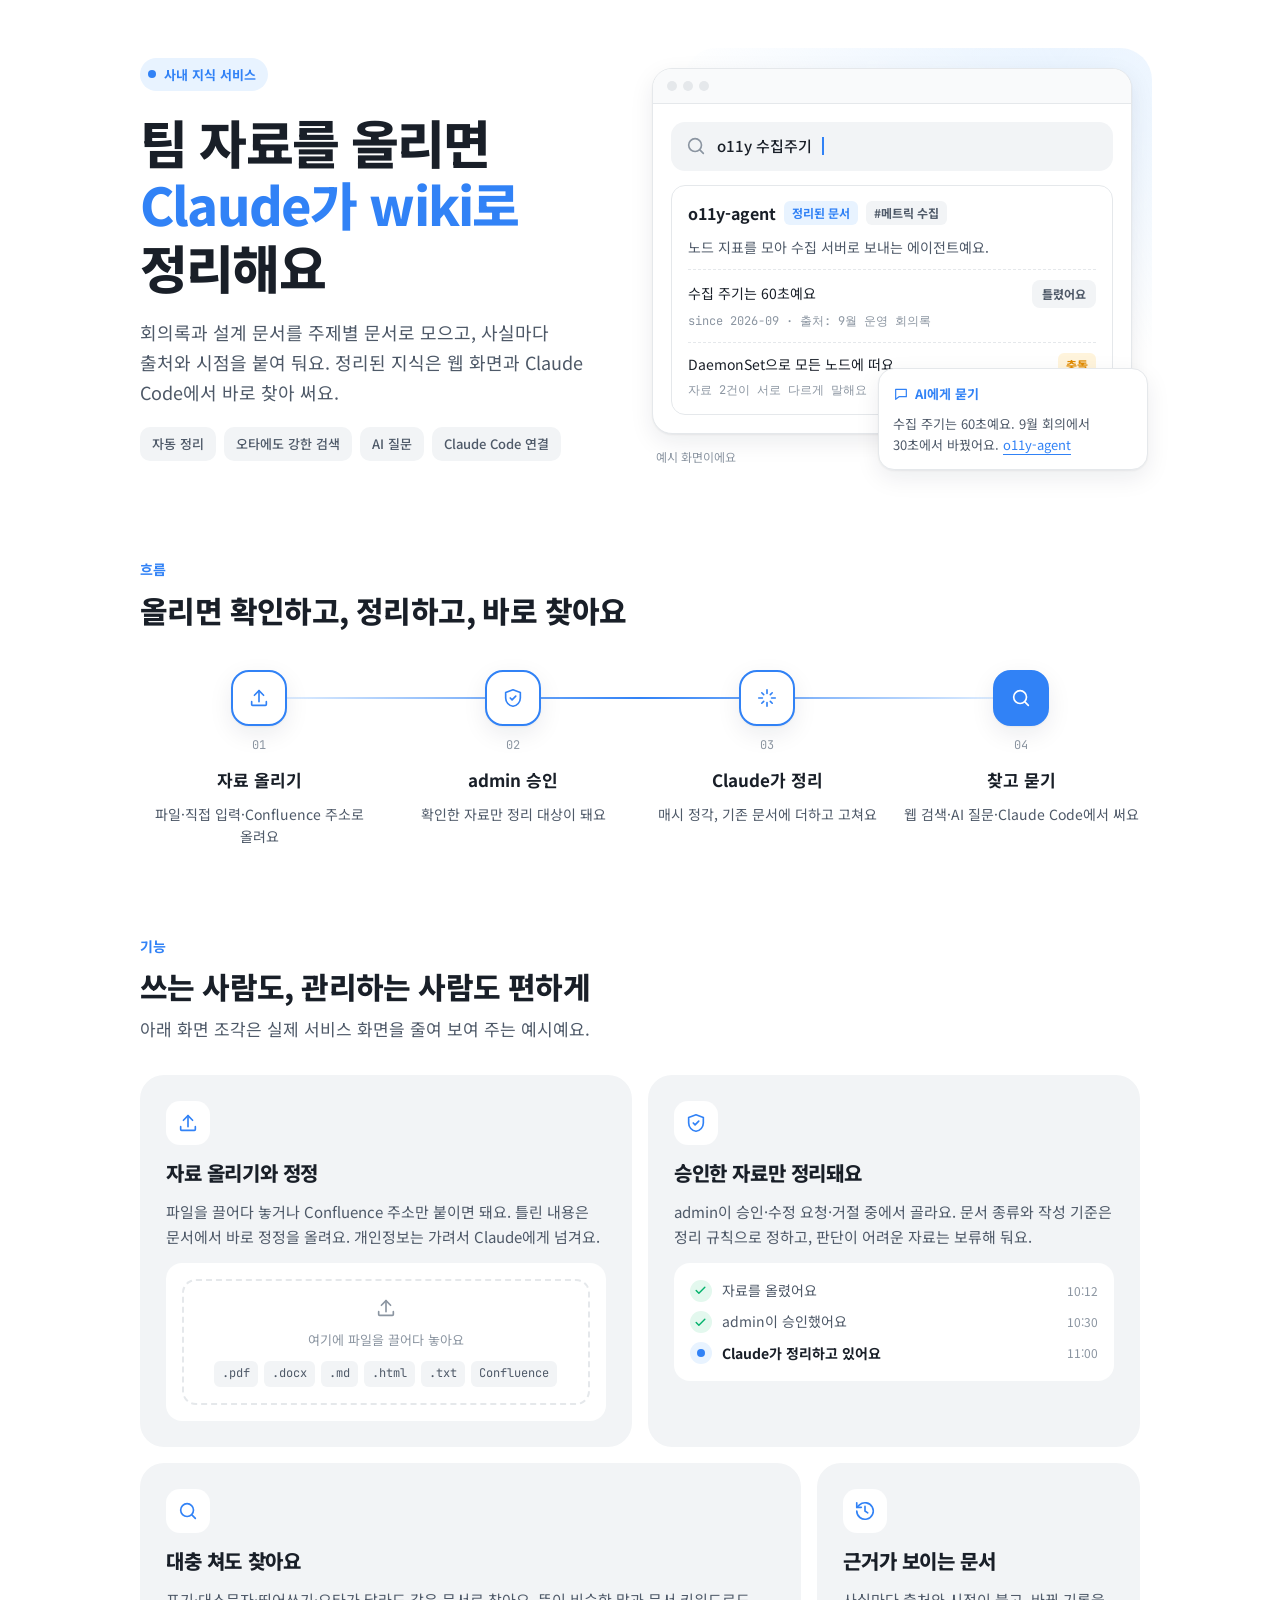
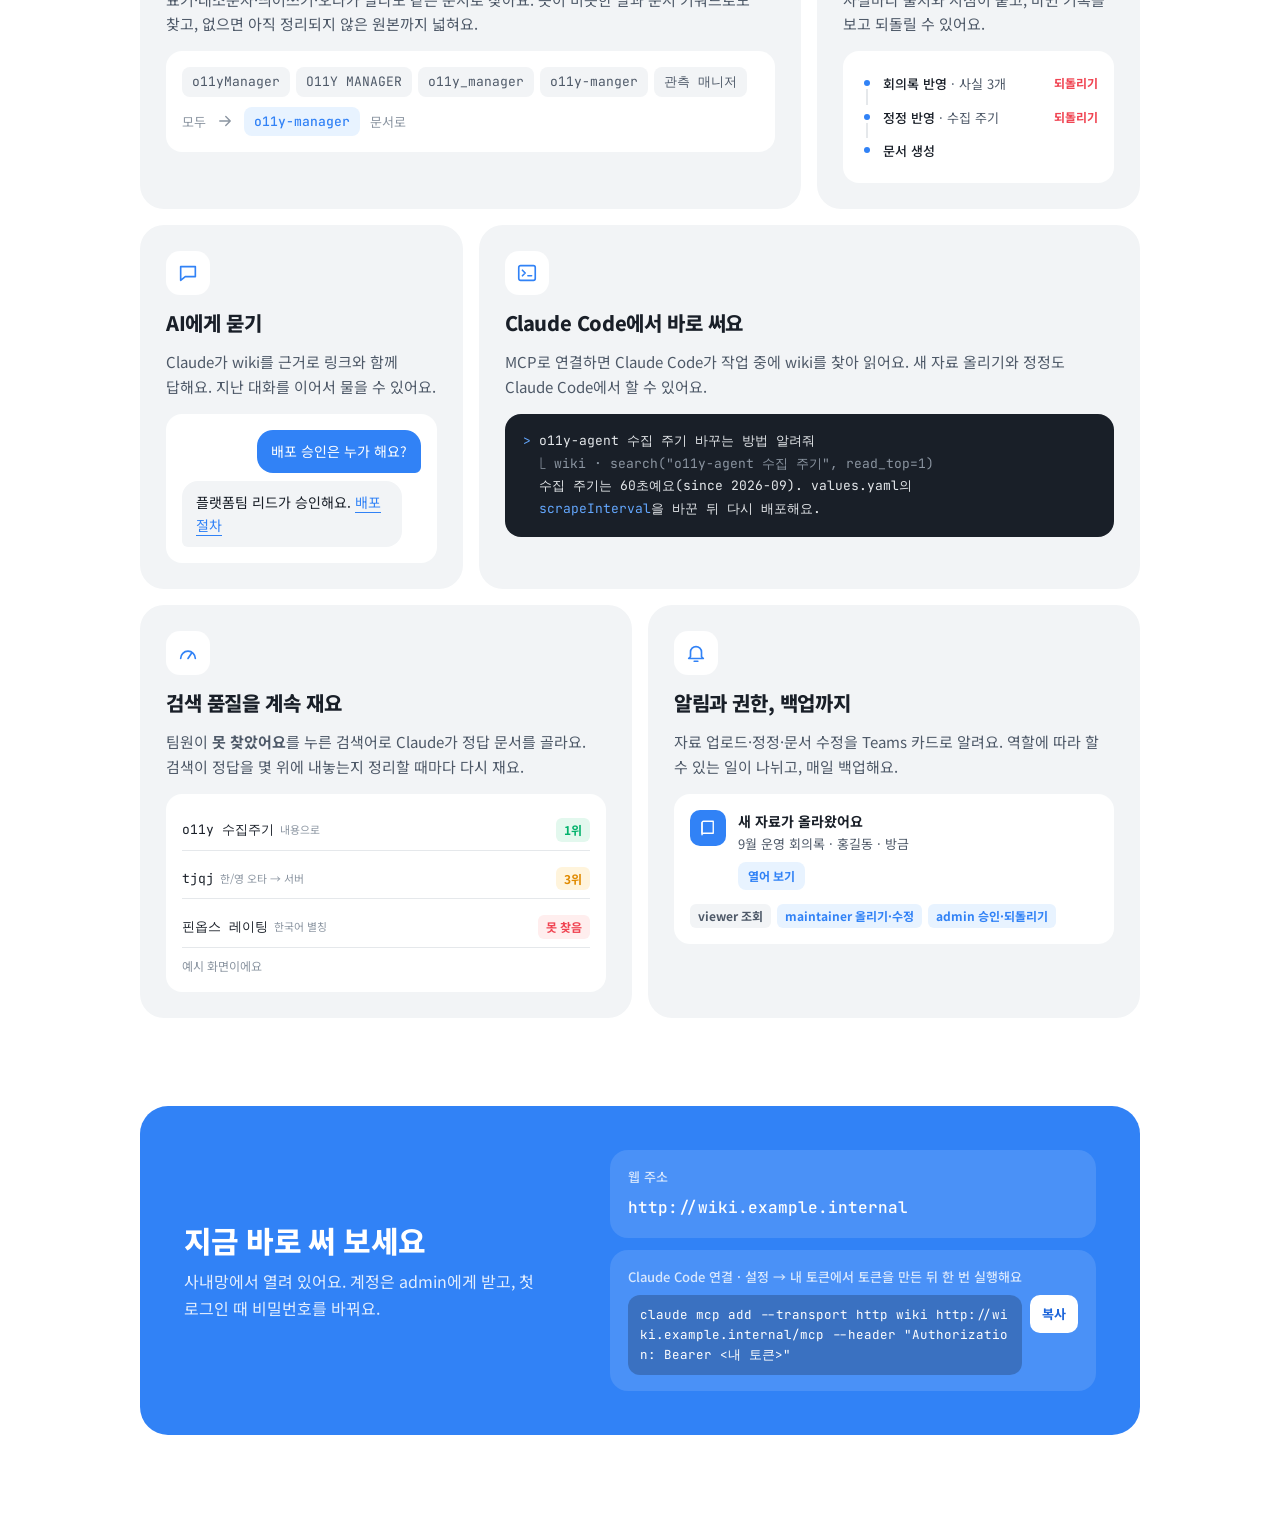
<file: docs/intro.html>
<!doctype html>
<html lang="ko">
<head>
<meta charset="utf-8">
<meta name="viewport" content="width=device-width,initial-scale=1,viewport-fit=cover">
<title>사내 지식 wiki 소개</title>
<meta name="claude:viewport-fit-sides" content="cover">
<link rel="preconnect" href="https://fonts.googleapis.com">
<link rel="preconnect" href="https://fonts.gstatic.com" crossorigin>
<link rel="stylesheet" href="https://fonts.googleapis.com/css2?family=Noto+Sans+KR:wght@400;500;700;800&family=JetBrains+Mono:wght@400;500&display=swap">
<style>
/* visual-doc base — 넓은 여백, 회색 위계, 파란 강조 하나, 둥근 면.
   상태색(초록·노랑·빨강)은 상태를 말할 때만 쓴다. 색은 모두 아래 토큰으로만 쓴다 */
:root {
  --bg: #ffffff;
  --surface: #f2f4f6;
  --surface-2: #f9fafb;
  --card: #ffffff;
  --fg: #191f28;
  --fg-2: #4e5968;
  --fg-3: #8b95a1;
  --line: #e5e8eb;
  --accent: #3182f6;
  --accent-strong: #1b64da;
  --accent-weak: #e8f3ff;
  --on-accent: #ffffff;
  --ok: #03b26c; --ok-weak: #e3f8ee;
  --warn: #e08a00; --warn-weak: #fff4dc;
  --bad: #f04452; --bad-weak: #ffeeee;
  --term-bg: #191f28; --term-fg: #e5e8eb; --term-dim: #8b95a1; --term-accent: #64a8ff;
  --shadow: 0 1px 2px rgba(0, 27, 55, 0.06), 0 8px 24px rgba(0, 27, 55, 0.08);
  --font-body: "Pretendard", "Apple SD Gothic Neo", "Noto Sans KR", system-ui, sans-serif;
  --font-mono: "JetBrains Mono", ui-monospace, "SFMono-Regular", Menlo, monospace;
}
@media (prefers-color-scheme: dark) {
  :root:not([data-theme="light"]) {
    --bg: #101013; --surface: #1c1c22; --surface-2: #17171c; --card: #202027;
    --fg: #ececef; --fg-2: #b0b0b8; --fg-3: #7e7e87; --line: #2e2e37;
    --accent: #4b95f8; --accent-strong: #79b0ff; --accent-weak: #18263b; --on-accent: #ffffff;
    --ok: #2fca86; --ok-weak: #14301f; --warn: #f2a93b; --warn-weak: #33270f; --bad: #ff6b76; --bad-weak: #3a1a1d;
    --term-bg: #0b0b0e; --term-fg: #e4e4e5; --term-dim: #7e7e87; --term-accent: #79b0ff;
    --shadow: 0 1px 2px rgba(0, 0, 0, 0.4), 0 8px 24px rgba(0, 0, 0, 0.35);
    color-scheme: dark;
  }
}
:root[data-theme="dark"] {
  --bg: #101013; --surface: #1c1c22; --surface-2: #17171c; --card: #202027;
  --fg: #ececef; --fg-2: #b0b0b8; --fg-3: #7e7e87; --line: #2e2e37;
  --accent: #4b95f8; --accent-strong: #79b0ff; --accent-weak: #18263b; --on-accent: #ffffff;
  --ok: #2fca86; --ok-weak: #14301f; --warn: #f2a93b; --warn-weak: #33270f; --bad: #ff6b76; --bad-weak: #3a1a1d;
  --term-bg: #0b0b0e; --term-fg: #e4e4e5; --term-dim: #7e7e87; --term-accent: #79b0ff;
  --shadow: 0 1px 2px rgba(0, 0, 0, 0.4), 0 8px 24px rgba(0, 0, 0, 0.35);
  color-scheme: dark;
}
* { box-sizing: border-box; }
body {
  margin: 0;
  background: var(--bg); color: var(--fg); font-family: var(--font-body); font-size: 16px; line-height: 1.65;
  -webkit-font-smoothing: antialiased; word-break: keep-all; overflow-wrap: anywhere; overflow-x: hidden;
}
.wrap {
  max-width: 1040px; margin: 0 auto;
  padding-left: max(20px, env(safe-area-inset-left, 0px)); padding-right: max(20px, env(safe-area-inset-right, 0px));
  padding-block: 48px 80px; display: grid; gap: 88px;
}
h1, h2, h3 { text-wrap: balance; margin: 0; letter-spacing: -0.02em; }
p { margin: 0; }
a { color: var(--accent); text-decoration: none; border-bottom: 1px solid currentColor; }
code { font-family: var(--font-mono); font-size: 0.88em; }
.eyebrow { font-size: 14px; font-weight: 700; color: var(--accent); }
.sec { display: grid; gap: 32px; }
.sec.wide { gap: 40px; }
.sec-head { display: grid; gap: 8px; max-width: 640px; }
h2 { font-size: clamp(24px, 3.4vw, 30px); font-weight: 800; line-height: 1.35; }
.sec-head p { color: var(--fg-2); font-size: 17px; }
svg.i { width: 22px; height: 22px; fill: none; stroke: currentColor; stroke-width: 1.8; stroke-linecap: round; stroke-linejoin: round; flex: none; }
svg.i.sm { width: 16px; height: 16px; }
.ex { font-size: 12px; color: var(--fg-3); }
.mono { font-family: var(--font-mono); font-size: 0.92em; }
.muted { color: var(--fg-2); }

/* ---------- 목차 칩 (긴 문서) ---------- */
.toc { display: flex; flex-wrap: wrap; gap: 8px; }
.toc a { border: 0; font-size: 13px; font-weight: 500; color: var(--fg-2); background: var(--surface); padding: 6px 12px; border-radius: 10px; }
.toc a:hover { color: var(--accent); background: var(--accent-weak); }

/* ---------- 히어로 ---------- */
.hero { display: grid; grid-template-columns: minmax(0, 1fr) minmax(0, 1.05fr); gap: 48px; align-items: center; }
.hero.solo { grid-template-columns: minmax(0, 1fr); max-width: 760px; }
.hero-text { display: grid; gap: 20px; }
.badge-line { display: inline-flex; align-items: center; gap: 8px; width: fit-content; padding: 6px 12px 6px 8px; border-radius: 999px;
  background: var(--accent-weak); color: var(--accent); font-size: 13px; font-weight: 700; }
.badge-line i { width: 8px; height: 8px; border-radius: 50%; background: var(--accent); }
h1 { font-size: clamp(34px, 5.6vw, 52px); line-height: 1.2; font-weight: 800; letter-spacing: -0.035em; }
h1 em { font-style: normal; color: var(--accent); }
.lead { font-size: 18px; color: var(--fg-2); max-width: 34em; }
.hero-tags { display: flex; flex-wrap: wrap; gap: 8px; }
.tag { font-size: 13px; color: var(--fg-2); background: var(--surface); padding: 6px 12px; border-radius: 10px; font-weight: 500; }
.meta-row { display: flex; flex-wrap: wrap; gap: 6px 16px; font-size: 13px; color: var(--fg-3); }
.meta-row b { color: var(--fg-2); font-weight: 500; }

/* 화면 모형 */
.stage { position: relative; padding: 20px 8px 36px 0; }
.stage::before { content: ""; position: absolute; inset: 0 -12px 0 32px; border-radius: 32px;
  background: radial-gradient(120% 90% at 80% 10%, var(--accent-weak), transparent 70%); z-index: 0; }
.mock { position: relative; z-index: 1; background: var(--card); border: 1px solid var(--line); border-radius: 20px; box-shadow: var(--shadow); overflow: hidden; }
.mock-bar { display: flex; gap: 6px; padding: 12px 14px; border-bottom: 1px solid var(--line); background: var(--surface-2); }
.mock-bar i { width: 10px; height: 10px; border-radius: 50%; background: var(--line); }
.mock-body { padding: 18px; display: grid; gap: 14px; }
.search { display: flex; align-items: center; gap: 10px; padding: 12px 14px; border-radius: 14px; background: var(--surface); color: var(--fg-3); }
.search b { color: var(--fg); font-weight: 500; font-size: 15px; }
.caret { width: 2px; height: 18px; background: var(--accent); animation: blink 1.1s steps(1) infinite; }
@keyframes blink { 50% { opacity: 0; } }
.result { border: 1px solid var(--line); border-radius: 14px; padding: 14px 16px; display: grid; gap: 10px; }
.r-head { display: flex; align-items: center; gap: 8px; flex-wrap: wrap; }
.r-head b { font-size: 16px; }
.pill { font-size: 12px; font-weight: 700; padding: 2px 8px; border-radius: 6px; white-space: nowrap; }
.pill.blue { background: var(--accent-weak); color: var(--accent); }
.pill.ok { background: var(--ok-weak); color: var(--ok); }
.pill.warn { background: var(--warn-weak); color: var(--warn); }
.pill.bad { background: var(--bad-weak); color: var(--bad); }
.pill.grey { background: var(--surface); color: var(--fg-2); }
.fact { display: grid; grid-template-columns: minmax(0, 1fr) auto; gap: 4px 10px; align-items: baseline; font-size: 14px; color: var(--fg-2); padding-top: 10px; border-top: 1px dashed var(--line); }
.fact .t { color: var(--fg); }
.fact .m { font-size: 12px; color: var(--fg-3); font-family: var(--font-mono); grid-column: 1 / -1; }
.ghost { font-size: 12px; font-weight: 700; color: var(--fg-2); background: var(--surface); padding: 4px 10px; border-radius: 8px; white-space: nowrap; }
.float { position: absolute; z-index: 2; right: -8px; bottom: 0; width: min(270px, 70%); background: var(--card); border: 1px solid var(--line);
  border-radius: 16px; box-shadow: var(--shadow); padding: 14px; display: grid; gap: 8px; font-size: 13px; color: var(--fg-2); }
.float .q { display: flex; align-items: center; gap: 6px; color: var(--accent); font-weight: 700; }
.float u { color: var(--accent); text-decoration: none; border-bottom: 1px solid currentColor; }
.stage > .ex { position: absolute; left: 4px; bottom: 4px; z-index: 2; }

/* ---------- 흐름 (3~5단계) ---------- */
.flow { list-style: none; margin: 0; padding: 0; display: grid; grid-template-columns: repeat(var(--n, 4), minmax(0, 1fr)); gap: 16px; position: relative; }
.flow::before { content: ""; position: absolute; top: 27px; left: calc(50% / var(--n, 4)); right: calc(50% / var(--n, 4)); height: 2px;
  background: linear-gradient(90deg, var(--accent-weak), var(--accent), var(--accent-weak)); z-index: 0; }
.flow > li { position: relative; z-index: 1; display: grid; gap: 10px; justify-items: center; align-content: start; text-align: center; }
.node { width: 56px; height: 56px; border-radius: 18px; background: var(--card); border: 2px solid var(--accent); color: var(--accent);
  display: grid; place-items: center; box-shadow: var(--shadow); }
.flow > li:last-child .node { background: var(--accent); color: var(--on-accent); }
.flow .n { font-family: var(--font-mono); font-size: 12px; color: var(--fg-3); }
.flow b { font-size: 17px; }
.flow span.d { font-size: 14px; color: var(--fg-2); line-height: 1.55; max-width: 18em; }

/* ---------- 벤토 (6열, 한 줄 합 6) ---------- */
.bento { display: grid; grid-template-columns: repeat(6, minmax(0, 1fr)); gap: 16px; }
.tile { background: var(--surface); border-radius: 24px; padding: 26px; display: grid; gap: 14px; align-content: start; min-width: 0; }
.tile.w2 { grid-column: span 2; } .tile.w3 { grid-column: span 3; } .tile.w4 { grid-column: span 4; } .tile.w6 { grid-column: span 6; }
.t-ic { width: 44px; height: 44px; border-radius: 14px; background: var(--card); color: var(--accent); display: grid; place-items: center; }
.tile h3 { font-size: 20px; font-weight: 800; line-height: 1.35; }
.tile p.d { color: var(--fg-2); font-size: 15px; }
.demo { background: var(--card); border-radius: 16px; padding: 16px; display: grid; gap: 10px; font-size: 14px; min-width: 0; }

/* 드롭존 */
.drop { border: 2px dashed var(--line); border-radius: 14px; padding: 16px; display: grid; gap: 10px; justify-items: center; color: var(--fg-3); font-size: 13px; text-align: center; }
.exts { display: flex; flex-wrap: wrap; gap: 6px; justify-content: center; }
.ext { font-family: var(--font-mono); font-size: 12px; padding: 3px 8px; border-radius: 6px; background: var(--surface); color: var(--fg-2); }
/* 진행 단계 */
.steps { display: grid; gap: 8px; }
.step { display: flex; align-items: center; gap: 10px; }
.step .dot { width: 22px; height: 22px; border-radius: 50%; display: grid; place-items: center; background: var(--ok-weak); color: var(--ok); flex: none; }
.step .dot svg { width: 13px; height: 13px; stroke-width: 2.6; }
.step.now .dot { background: var(--accent-weak); color: var(--accent); }
.step.now .dot::after { content: ""; width: 8px; height: 8px; border-radius: 50%; background: var(--accent); animation: pulse 1.6s ease-in-out infinite; }
.step.todo .dot { background: var(--surface); color: var(--fg-3); }
@keyframes pulse { 50% { transform: scale(0.6); opacity: 0.5; } }
.step span { color: var(--fg-2); } .step.now span { color: var(--fg); font-weight: 700; } .step.todo span { color: var(--fg-3); }
.step small { margin-left: auto; color: var(--fg-3); font-size: 12px; white-space: nowrap; }
/* 변환 (여러 입력 → 하나) */
.variants { display: flex; flex-wrap: wrap; gap: 6px; }
.variants code { padding: 4px 10px; border-radius: 8px; background: var(--surface); color: var(--fg-2); font-size: 13px; }
.arrow-row { display: flex; align-items: center; gap: 10px; color: var(--fg-3); font-size: 13px; flex-wrap: wrap; }
.arrow-row code.target { background: var(--accent-weak); color: var(--accent); padding: 4px 10px; border-radius: 8px; font-weight: 500; font-size: 13px; }
/* 대화 */
.bubble { padding: 10px 14px; border-radius: 16px; max-width: 92%; font-size: 14px; }
.bubble.me { justify-self: end; background: var(--accent); color: var(--on-accent); border-bottom-right-radius: 6px; }
.bubble.ai { background: var(--surface); color: var(--fg); border-bottom-left-radius: 6px; }
.bubble.ai u { color: var(--accent); text-decoration: none; border-bottom: 1px solid currentColor; }
/* 터미널 · 코드 */
.term { background: var(--term-bg); color: var(--term-fg); border-radius: 16px; padding: 16px 18px; font-family: var(--font-mono); font-size: 13px; line-height: 1.75; overflow-x: auto; white-space: pre; margin: 0; }
.term .p { color: var(--term-accent); } .term .c { color: var(--term-dim); }
/* 순위 · 상태 목록 */
.ranks { display: grid; gap: 8px; }
.rank { display: grid; grid-template-columns: minmax(0, 1fr) auto; gap: 10px; align-items: center; padding: 8px 0; border-bottom: 1px solid var(--line); }
.rank:last-child { border-bottom: 0; }
.rank .q { font-family: var(--font-mono); font-size: 13px; color: var(--fg); overflow: hidden; text-overflow: ellipsis; white-space: nowrap; }
.rank .q small { font-family: var(--font-body); color: var(--fg-3); margin-left: 6px; }
/* 이력 */
.hist { display: grid; gap: 0; }
.h-row { display: grid; grid-template-columns: 14px minmax(0, 1fr) auto; gap: 10px; align-items: start; padding: 6px 0; }
.h-row .ln { position: relative; height: 100%; }
.h-row .ln::before { content: ""; position: absolute; left: 5px; top: 7px; width: 6px; height: 6px; border-radius: 50%; background: var(--accent); }
.h-row .ln::after { content: ""; position: absolute; left: 7px; top: 16px; bottom: -10px; width: 2px; background: var(--line); }
.h-row:last-child .ln::after { display: none; }
.h-row .tx { color: var(--fg-2); font-size: 13px; }
.h-row .tx b { color: var(--fg); font-weight: 500; }
.h-row .ac { font-size: 12px; font-weight: 700; color: var(--bad); white-space: nowrap; }
/* 알림 카드 */
.notice { display: grid; grid-template-columns: 36px minmax(0, 1fr); gap: 12px; align-items: start; }
.notice .av { width: 36px; height: 36px; border-radius: 10px; background: var(--accent); color: var(--on-accent); display: grid; place-items: center; }
.notice .av svg { width: 18px; height: 18px; }
.notice b { font-size: 14px; } .notice p { font-size: 13px; color: var(--fg-2); }
.notice .btn { display: inline-block; margin-top: 8px; font-size: 12px; font-weight: 700; color: var(--accent); background: var(--accent-weak); padding: 4px 10px; border-radius: 8px; }
.roles { display: flex; flex-wrap: wrap; gap: 6px; }

/* ---------- 숫자 타일 (KPI · 규모) ---------- */
.stats { display: grid; grid-template-columns: repeat(auto-fit, minmax(160px, 1fr)); gap: 16px; }
.stat { background: var(--surface); border-radius: 20px; padding: 20px 22px; display: grid; gap: 6px; min-width: 0; }
.stat .k { font-size: 13px; color: var(--fg-2); font-weight: 500; }
.stat .v { font-size: clamp(26px, 3.6vw, 34px); font-weight: 800; letter-spacing: -0.03em; line-height: 1.2; font-variant-numeric: tabular-nums; }
.stat .v small { font-size: 0.5em; font-weight: 700; color: var(--fg-2); margin-left: 2px; }
.stat .s { font-size: 13px; color: var(--fg-3); }
.stat.hl { background: var(--accent); color: var(--on-accent); }
.stat.hl .k, .stat.hl .s, .stat.hl .v small { color: rgba(255, 255, 255, 0.82); }
.delta { font-size: 12px; font-weight: 700; width: fit-content; padding: 2px 8px; border-radius: 6px; }
.delta.up { background: var(--ok-weak); color: var(--ok); } .delta.down { background: var(--bad-weak); color: var(--bad); }
.bar { height: 8px; border-radius: 999px; background: var(--line); overflow: hidden; }
.bar > i { display: block; height: 100%; border-radius: inherit; background: var(--accent); width: var(--p, 0%); }

/* ---------- 콜아웃 ---------- */
.callout { display: grid; grid-template-columns: auto minmax(0, 1fr); gap: 12px; align-items: start; padding: 16px 18px; border-radius: 16px;
  background: var(--accent-weak); color: var(--fg); font-size: 15px; }
.callout > svg { color: var(--accent); margin-top: 2px; }
.callout b { display: block; margin-bottom: 2px; }
.callout p { color: var(--fg-2); }
.callout.ok { background: var(--ok-weak); } .callout.ok > svg { color: var(--ok); }
.callout.warn { background: var(--warn-weak); } .callout.warn > svg { color: var(--warn); }
.callout.bad { background: var(--bad-weak); } .callout.bad > svg { color: var(--bad); }

/* ---------- 표 ---------- */
.tbl-wrap { background: var(--card); border: 1px solid var(--line); border-radius: 20px; overflow-x: auto; }
.tbl { width: 100%; border-collapse: collapse; font-size: 14px; min-width: 560px; }
.tbl th { text-align: left; font-size: 13px; font-weight: 700; color: var(--fg-3); background: var(--surface-2); padding: 12px 16px; border-bottom: 1px solid var(--line); white-space: nowrap; }
.tbl td { padding: 12px 16px; border-bottom: 1px solid var(--line); color: var(--fg-2); vertical-align: top; }
.tbl tr:last-child td { border-bottom: 0; }
.tbl td:first-child { color: var(--fg); font-weight: 500; }
.tbl td.mono, .tbl .mono { font-family: var(--font-mono); font-size: 13px; }
.tbl td.num { text-align: right; font-variant-numeric: tabular-nums; }

/* ---------- API 목록 ---------- */
.api { display: grid; gap: 0; background: var(--card); border: 1px solid var(--line); border-radius: 20px; overflow: hidden; }
.api-row { display: grid; grid-template-columns: 72px minmax(0, 1.2fr) minmax(0, 1fr); gap: 12px; align-items: center; padding: 12px 16px; border-bottom: 1px solid var(--line); }
.api-row:last-child { border-bottom: 0; }
.api-row code { color: var(--fg); font-size: 13px; overflow-wrap: anywhere; }
.api-row span.d { font-size: 14px; color: var(--fg-2); }
.mth { font-family: var(--font-mono); font-size: 11px; font-weight: 700; text-align: center; padding: 3px 0; border-radius: 6px; }
.mth.get { background: var(--accent-weak); color: var(--accent); } .mth.post { background: var(--ok-weak); color: var(--ok); }
.mth.put, .mth.patch { background: var(--warn-weak); color: var(--warn); } .mth.delete { background: var(--bad-weak); color: var(--bad); }

/* ---------- 구조도 (계층 · 구성요소) ---------- */
.layers { display: grid; gap: 10px; }
.layer { display: grid; grid-template-columns: 140px minmax(0, 1fr); gap: 16px; align-items: center; background: var(--surface); border-radius: 18px; padding: 14px 16px; }
.layer > .k { font-size: 13px; font-weight: 700; color: var(--fg-2); }
.layer > .k small { display: block; font-weight: 500; color: var(--fg-3); font-family: var(--font-mono); font-size: 11px; }
.boxes { display: flex; flex-wrap: wrap; gap: 8px; }
.box { background: var(--card); border: 1px solid var(--line); border-radius: 12px; padding: 8px 12px; font-size: 14px; font-weight: 500; display: inline-flex; align-items: center; gap: 8px; }
.box.hl { border-color: var(--accent); color: var(--accent); box-shadow: 0 0 0 3px var(--accent-weak); }
.box.new::after { content: "신규"; font-size: 11px; font-weight: 700; color: var(--ok); background: var(--ok-weak); padding: 1px 6px; border-radius: 5px; }
.box code { font-size: 12px; color: var(--fg-3); }
.layer-arrow { display: grid; place-items: center; color: var(--fg-3); height: 14px; }
.layer-arrow svg { width: 18px; height: 18px; }
/* 직렬 파이프라인 (가로, 좁으면 세로) */
.pipe { display: flex; align-items: stretch; gap: 0; flex-wrap: wrap; row-gap: 12px; }
.pipe .box { flex-direction: column; align-items: flex-start; gap: 2px; padding: 12px 14px; min-width: 120px; }
.pipe .box small { font-size: 12px; color: var(--fg-3); font-weight: 400; }
.pipe .to { display: grid; place-items: center; padding: 0 8px; color: var(--accent); }
.pipe .to svg { width: 18px; height: 18px; }

/* ---------- 비교 · 결정 ---------- */
.compare { display: grid; grid-template-columns: repeat(auto-fit, minmax(240px, 1fr)); gap: 16px; }
.opt { background: var(--surface); border-radius: 24px; padding: 24px; display: grid; gap: 12px; align-content: start; border: 2px solid transparent; min-width: 0; }
.opt.pick { background: var(--card); border-color: var(--accent); box-shadow: var(--shadow); }
.opt h3 { font-size: 18px; font-weight: 800; }
.opt .head { display: flex; align-items: center; gap: 8px; flex-wrap: wrap; }
.pc { list-style: none; margin: 0; padding: 0; display: grid; gap: 6px; font-size: 14px; color: var(--fg-2); }
.pc li { display: grid; grid-template-columns: 18px minmax(0, 1fr); gap: 8px; align-items: start; }
.pc li::before { font-weight: 800; text-align: center; }
.pc li.pro::before { content: "+"; color: var(--ok); } .pc li.con::before { content: "−"; color: var(--bad); } .pc li.neu::before { content: "·"; color: var(--fg-3); }
.decs { display: grid; gap: 0; background: var(--card); border: 1px solid var(--line); border-radius: 20px; overflow: hidden; }
.dec { display: grid; grid-template-columns: 64px minmax(0, 1fr) auto; gap: 12px; align-items: start; padding: 14px 16px; border-bottom: 1px solid var(--line); }
.dec:last-child { border-bottom: 0; }
.dec .id { font-family: var(--font-mono); font-size: 12px; color: var(--fg-3); padding-top: 2px; }
.dec b { font-size: 15px; font-weight: 700; display: block; }
.dec p { font-size: 14px; color: var(--fg-2); }
.dec-h { display: flex; align-items: center; gap: 8px; padding: 10px 16px; background: var(--surface-2); border-bottom: 1px solid var(--line);
  font-size: 13px; font-weight: 700; color: var(--fg-2); }
.dec-h small { font-weight: 500; color: var(--fg-3); font-family: var(--font-mono); }
.decs.compact .dec { padding: 10px 16px; grid-template-columns: 56px minmax(0, 1fr) auto; }
.decs.compact .dec b { font-size: 14px; font-weight: 500; }

/* ---------- 범위 (포함 · 제외) ---------- */
.scope { display: grid; grid-template-columns: repeat(2, minmax(0, 1fr)); gap: 16px; }
.scope > div { border-radius: 20px; padding: 20px 22px; display: grid; gap: 10px; align-content: start; }
.scope .in { background: var(--accent-weak); } .scope .out { background: var(--surface); }
.scope .k { font-size: 13px; font-weight: 700; } .scope .in .k { color: var(--accent); } .scope .out .k { color: var(--fg-3); }
.scope ul { margin: 0; padding-left: 18px; display: grid; gap: 4px; font-size: 15px; color: var(--fg-2); }

/* ---------- 일정 (로드맵) ---------- */
.roadmap { list-style: none; margin: 0; padding: 0; display: grid; grid-template-columns: repeat(var(--n, 4), minmax(0, 1fr)); gap: 12px; }
.roadmap > li { background: var(--surface); border-radius: 20px; padding: 18px; display: grid; gap: 8px; align-content: start; position: relative; min-width: 0; }
.roadmap > li::before { content: ""; height: 4px; border-radius: 999px; background: var(--line); }
.roadmap > li.done::before { background: var(--ok); } .roadmap > li.now::before { background: var(--accent); }
.roadmap > li.now { background: var(--card); box-shadow: var(--shadow); }
.roadmap .when { font-family: var(--font-mono); font-size: 12px; color: var(--fg-3); }
.roadmap b { font-size: 16px; }
.roadmap ul { margin: 0; padding-left: 16px; font-size: 13px; color: var(--fg-2); display: grid; gap: 2px; }

/* ---------- 체크리스트 · FAQ ---------- */
.checks { list-style: none; margin: 0; padding: 0; display: grid; gap: 10px; }
.checks li { display: grid; grid-template-columns: 22px minmax(0, 1fr); gap: 10px; align-items: start; font-size: 15px; color: var(--fg-2); }
.checks li::before { content: ""; width: 18px; height: 18px; margin-top: 3px; border-radius: 6px; border: 2px solid var(--line); }
.checks li.on::before { background: var(--accent); border-color: var(--accent); }
.checks li b { color: var(--fg); font-weight: 500; }
.faq { display: grid; gap: 10px; }
.faq details { background: var(--surface); border-radius: 16px; padding: 0 18px; }
.faq summary { cursor: pointer; list-style: none; padding: 16px 0; font-weight: 700; display: flex; justify-content: space-between; gap: 12px; }
.faq summary::-webkit-details-marker { display: none; }
.faq summary::after { content: "+"; color: var(--fg-3); font-weight: 500; }
.faq details[open] summary::after { content: "−"; }
.faq details > div { padding: 0 0 16px; color: var(--fg-2); font-size: 15px; }
.faq summary:focus-visible { outline: 2px solid var(--accent); outline-offset: 2px; border-radius: 8px; }

/* ---------- 마무리 블록 (시작하기 · 다음 단계) ---------- */
.start { background: var(--accent); color: var(--on-accent); border-radius: 28px; padding: clamp(24px, 5vw, 44px); display: grid; gap: 28px;
  grid-template-columns: minmax(0, 0.9fr) minmax(0, 1.1fr); align-items: center; }
.start h2 { color: var(--on-accent); }
.start .sub { color: rgba(255, 255, 255, 0.86); font-size: 16px; margin-top: 8px; }
.start-list { display: grid; gap: 12px; }
.s-item { background: rgba(255, 255, 255, 0.12); border-radius: 18px; padding: 16px 18px; display: grid; gap: 8px; min-width: 0; }
.s-item .k { font-size: 13px; color: rgba(255, 255, 255, 0.78); font-weight: 500; }
.s-item .v { font-family: var(--font-mono); font-size: 16px; font-weight: 500; overflow-wrap: anywhere; }
.s-item .t { font-size: 16px; font-weight: 700; }
.cmd { display: grid; grid-template-columns: minmax(0, 1fr) auto; gap: 8px; align-items: start; }
.cmd code { display: block; background: rgba(0, 0, 0, 0.22); border-radius: 12px; padding: 10px 12px; font-size: 12.5px; line-height: 1.6;
  white-space: pre-wrap; word-break: break-all; color: var(--on-accent); }
.copy { appearance: none; border: 0; cursor: pointer; font: inherit; font-size: 13px; font-weight: 700; color: var(--accent-strong);
  background: #fff; border-radius: 10px; padding: 8px 12px; white-space: nowrap; }
.copy:focus-visible { outline: 3px solid rgba(255, 255, 255, 0.6); outline-offset: 2px; }
.start .note { font-size: 13px; color: rgba(255, 255, 255, 0.75); }

/* 처음 보일 때 살짝 올라오기 (정지 상태에서도 다 보인다) */
@media (prefers-reduced-motion: no-preference) {
  .rise { animation: rise 0.6s cubic-bezier(.2, .7, .2, 1) both; }
  .rise.d1 { animation-delay: 0.08s; } .rise.d2 { animation-delay: 0.16s; } .rise.d3 { animation-delay: 0.26s; }
  @keyframes rise { from { transform: translateY(10px); } to { transform: none; } }
}
@media (prefers-reduced-motion: reduce) { .caret, .step.now .dot::after { animation: none; } }

@media (max-width: 880px) {
  .hero { grid-template-columns: minmax(0, 1fr); gap: 32px; }
  .start { grid-template-columns: minmax(0, 1fr); }
  .bento { grid-template-columns: repeat(2, minmax(0, 1fr)); }
  .tile.w2, .tile.w3, .tile.w4, .tile.w6 { grid-column: span 2; }
  .roadmap { grid-template-columns: repeat(2, minmax(0, 1fr)); }
}
@media (max-width: 640px) {
  .wrap { gap: 64px; padding-block: 32px 56px; }
  .flow { grid-template-columns: minmax(0, 1fr); gap: 20px; }
  .flow::before { top: 28px; bottom: 28px; left: 27px; right: auto; width: 2px; height: auto;
    background: linear-gradient(180deg, var(--accent-weak), var(--accent), var(--accent-weak)); }
  .flow > li { grid-template-columns: 56px minmax(0, 1fr); justify-items: start; text-align: left; gap: 2px 16px; }
  .flow > li .node { grid-row: span 3; }
  .tile { padding: 20px; border-radius: 20px; }
  .float { position: relative; right: auto; width: 100%; margin-top: 12px; }
  .stage { padding: 0; }
  .stage::before { display: none; }
  .stage > .ex { position: static; display: block; margin-top: 8px; }
  .scope, .roadmap { grid-template-columns: minmax(0, 1fr); }
  .layer { grid-template-columns: minmax(0, 1fr); gap: 10px; }
  .api-row { grid-template-columns: 64px minmax(0, 1fr); }
  .api-row span.d { grid-column: 1 / -1; }
  .dec { grid-template-columns: minmax(0, 1fr) auto; }
  .dec .id { grid-column: 1 / -1; padding: 0; }
  .pipe { flex-direction: column; }
  .pipe .to { transform: rotate(90deg); padding: 4px 0; align-self: flex-start; margin-left: 20px; }
}

</style>
</head>
<body>
<svg width="0" height="0" style="position:absolute" aria-hidden="true">
  <symbol id="i-up" viewBox="0 0 24 24"><path d="M12 16V4"/><path d="m7 9 5-5 5 5"/><path d="M4 16v3a1 1 0 0 0 1 1h14a1 1 0 0 0 1-1v-3"/></symbol>
  <symbol id="i-check" viewBox="0 0 24 24"><path d="M20 6 9 17l-5-5"/></symbol>
  <symbol id="i-shield" viewBox="0 0 24 24"><path d="M12 3 4 6v6c0 4.5 3.4 8.3 8 9 4.6-.7 8-4.5 8-9V6z"/><path d="m9 12 2 2 4-4"/></symbol>
  <symbol id="i-spark" viewBox="0 0 24 24"><path d="M12 3v4M12 17v4M3 12h4M17 12h4"/><path d="m6.3 6.3 2.1 2.1M15.6 15.6l2.1 2.1M6.3 17.7l2.1-2.1M15.6 8.4l2.1-2.1"/></symbol>
  <symbol id="i-search" viewBox="0 0 24 24"><circle cx="11" cy="11" r="7"/><path d="m20 20-3.5-3.5"/></symbol>
  <symbol id="i-chat" viewBox="0 0 24 24"><path d="M4 5h16v11H9l-5 4z"/></symbol>
  <symbol id="i-term" viewBox="0 0 24 24"><rect x="3" y="4" width="18" height="16" rx="2"/><path d="m7 9 3 3-3 3M13 15h4"/></symbol>
  <symbol id="i-gauge" viewBox="0 0 24 24"><path d="M4 18a8 8 0 1 1 16 0"/><path d="m12 18 4-6"/></symbol>
  <symbol id="i-history" viewBox="0 0 24 24"><path d="M3 12a9 9 0 1 0 3-6.7L3 8"/><path d="M3 3v5h5"/><path d="M12 7v5l3 2"/></symbol>
  <symbol id="i-bell" viewBox="0 0 24 24"><path d="M6 16V11a6 6 0 1 1 12 0v5l2 2H4z"/><path d="M10 21h4"/></symbol>
  <symbol id="i-book" viewBox="0 0 24 24"><path d="M4 5a2 2 0 0 1 2-2h13v16H6a2 2 0 0 0-2 2z"/><path d="M4 19V5"/></symbol>
  <symbol id="i-right" viewBox="0 0 24 24"><path d="M5 12h14M13 6l6 6-6 6"/></symbol>
</svg>

<div class="wrap">
<header class="hero">
    <div class="hero-text">
      <span class="badge-line rise"><i></i>사내 지식 서비스</span>
      <h1 class="rise d1">팀 자료를 올리면<br><em>Claude가 wiki로</em> 정리해요</h1>
      <p class="lead rise d2">회의록과 설계 문서를 주제별 문서로 모으고, 사실마다 출처와 시점을 붙여 둬요. 정리된 지식은 웹 화면과 Claude Code에서 바로 찾아 써요.</p>
      <div class="hero-tags rise d3"><span class="tag">자동 정리</span><span class="tag">오타에도 강한 검색</span><span class="tag">AI 질문</span><span class="tag">Claude Code 연결</span></div>
    </div>

    <div class="stage rise d2" aria-label="검색 화면 예시">
      <div class="mock">
        <div class="mock-bar"><i></i><i></i><i></i></div>
        <div class="mock-body">
          <div class="search"><svg class="i"><use href="#i-search"/></svg><b>o11y 수집주기</b><span class="caret"></span></div>
          <div class="result">
            <div class="r-head"><b>o11y-agent</b><span class="pill blue">정리된 문서</span><span class="pill grey">#메트릭 수집</span></div>
            <p style="font-size:14px;color:var(--fg-2)">노드 지표를 모아 수집 서버로 보내는 에이전트예요.</p>
            <div class="fact"><span class="t">수집 주기는 60초예요</span><span class="ghost">틀렸어요</span><span class="m">since 2026-09 · 출처: 9월 운영 회의록</span></div>
            <div class="fact"><span class="t">DaemonSet으로 모든 노드에 떠요</span><span class="pill warn">충돌</span><span class="m">자료 2건이 서로 다르게 말해요</span></div>
          </div>
        </div>
      </div>
      <div class="float">
        <span class="q"><svg class="i sm"><use href="#i-chat"/></svg>AI에게 묻기</span>
        <span>수집 주기는 60초예요. 9월 회의에서 30초에서 바꿨어요. <u>o11y-agent</u></span>
      </div>
      <span class="ex">예시 화면이에요</span>
    </div>
  </header>

  <section class="sec wide" aria-labelledby="flow-t">
    <div class="sec-head">
      <span class="eyebrow">흐름</span>
      <h2 id="flow-t">올리면 확인하고, 정리하고, 바로 찾아요</h2>
    </div>
    <ol class="flow" style="--n:4">
      <li><div class="node"><svg class="i"><use href="#i-up"/></svg></div><span class="n">01</span><b>자료 올리기</b><span class="d">파일·직접 입력·Confluence 주소로 올려요</span></li>
      <li><div class="node"><svg class="i"><use href="#i-shield"/></svg></div><span class="n">02</span><b>admin 승인</b><span class="d">확인한 자료만 정리 대상이 돼요</span></li>
      <li><div class="node"><svg class="i"><use href="#i-spark"/></svg></div><span class="n">03</span><b>Claude가 정리</b><span class="d">매시 정각, 기존 문서에 더하고 고쳐요</span></li>
      <li><div class="node"><svg class="i"><use href="#i-search"/></svg></div><span class="n">04</span><b>찾고 묻기</b><span class="d">웹 검색·AI 질문·Claude Code에서 써요</span></li>
    </ol>
  </section>

  <section class="sec" aria-labelledby="feat-t">
    <div class="sec-head">
      <span class="eyebrow">기능</span>
      <h2 id="feat-t">쓰는 사람도, 관리하는 사람도 편하게</h2>
      <p>아래 화면 조각은 실제 서비스 화면을 줄여 보여 주는 예시예요.</p>
    </div>

    <div class="bento">
      <article class="tile w3">
        <div class="t-ic"><svg class="i"><use href="#i-up"/></svg></div>
        <h3>자료 올리기와 정정</h3>
        <p class="d">파일을 끌어다 놓거나 Confluence 주소만 붙이면 돼요. 틀린 내용은 문서에서 바로 정정을 올려요. 개인정보는 가려서 Claude에게 넘겨요.</p>
        <div class="demo"><div class="drop"><svg class="i"><use href="#i-up"/></svg>여기에 파일을 끌어다 놓아요<div class="exts"><span class="ext">.pdf</span><span class="ext">.docx</span><span class="ext">.md</span><span class="ext">.html</span><span class="ext">.txt</span><span class="ext">Confluence</span></div></div></div>
      </article>

      <article class="tile w3">
        <div class="t-ic"><svg class="i"><use href="#i-shield"/></svg></div>
        <h3>승인한 자료만 정리돼요</h3>
        <p class="d">admin이 승인·수정 요청·거절 중에서 골라요. 문서 종류와 작성 기준은 정리 규칙으로 정하고, 판단이 어려운 자료는 보류해 둬요.</p>
        <div class="demo steps">
          <div class="step"><span class="dot"><svg class="i"><use href="#i-check"/></svg></span><span>자료를 올렸어요</span><small>10:12</small></div>
          <div class="step"><span class="dot"><svg class="i"><use href="#i-check"/></svg></span><span>admin이 승인했어요</span><small>10:30</small></div>
          <div class="step now"><span class="dot"></span><span>Claude가 정리하고 있어요</span><small>11:00</small></div>
        </div>
      </article>

      <article class="tile w4">
        <div class="t-ic"><svg class="i"><use href="#i-search"/></svg></div>
        <h3>대충 쳐도 찾아요</h3>
        <p class="d">표기·대소문자·띄어쓰기·오타가 달라도 같은 문서로 찾아요. 뜻이 비슷한 말과 문서 키워드로도 찾고, 없으면 아직 정리되지 않은 원본까지 넓혀요.</p>
        <div class="demo">
          <div class="variants"><code>o11yManager</code><code>O11Y MANAGER</code><code>o11y_manager</code><code>o11y-manger</code><code>관측 매니저</code></div>
          <div class="arrow-row"><span>모두</span><svg class="i" style="width:18px;height:18px"><use href="#i-right"/></svg><code class="target">o11y-manager</code><span>문서로</span></div>
        </div>
      </article>

      <article class="tile w2">
        <div class="t-ic"><svg class="i"><use href="#i-history"/></svg></div>
        <h3>근거가 보이는 문서</h3>
        <p class="d">사실마다 출처와 시점이 붙고, 바뀐 기록을 보고 되돌릴 수 있어요.</p>
        <div class="demo hist">
          <div class="h-row"><span class="ln"></span><span class="tx"><b>회의록 반영</b> · 사실 3개</span><span class="ac">되돌리기</span></div>
          <div class="h-row"><span class="ln"></span><span class="tx"><b>정정 반영</b> · 수집 주기</span><span class="ac">되돌리기</span></div>
          <div class="h-row"><span class="ln"></span><span class="tx"><b>문서 생성</b></span><span></span></div>
        </div>
      </article>

      <article class="tile w2">
        <div class="t-ic"><svg class="i"><use href="#i-chat"/></svg></div>
        <h3>AI에게 묻기</h3>
        <p class="d">Claude가 wiki를 근거로 링크와 함께 답해요. 지난 대화를 이어서 물을 수 있어요.</p>
        <div class="demo" style="gap:8px">
          <span class="bubble me">배포 승인은 누가 해요?</span>
          <span class="bubble ai">플랫폼팀 리드가 승인해요. <u>배포 절차</u></span>
        </div>
      </article>

      <article class="tile w4">
        <div class="t-ic"><svg class="i"><use href="#i-term"/></svg></div>
        <h3>Claude Code에서 바로 써요</h3>
        <p class="d">MCP로 연결하면 Claude Code가 작업 중에 wiki를 찾아 읽어요. 새 자료 올리기와 정정도 Claude Code에서 할 수 있어요.</p>
        <div class="term"><span class="p">&gt;</span> o11y-agent 수집 주기 바꾸는 방법 알려줘
<span class="c">  ⎿ wiki · search("o11y-agent 수집 주기", read_top=1)</span>
  수집 주기는 60초예요(since 2026-09). values.yaml의
  <span class="p">scrapeInterval</span>을 바꾼 뒤 다시 배포해요.</div>
      </article>

      <article class="tile w3">
        <div class="t-ic"><svg class="i"><use href="#i-gauge"/></svg></div>
        <h3>검색 품질을 계속 재요</h3>
        <p class="d">팀원이 <b>못 찾았어요</b>를 누른 검색어로 Claude가 정답 문서를 골라요. 검색이 정답을 몇 위에 내놓는지 정리할 때마다 다시 재요.</p>
        <div class="demo ranks">
          <div class="rank"><span class="q">o11y 수집주기<small>내용으로</small></span><span class="pill ok">1위</span></div>
          <div class="rank"><span class="q">tjqj<small>한/영 오타 → 서버</small></span><span class="pill warn">3위</span></div>
          <div class="rank"><span class="q">핀옵스 레이팅<small>한국어 별칭</small></span><span class="pill bad">못 찾음</span></div>
          <span class="ex">예시 화면이에요</span>
        </div>
      </article>

      <article class="tile w3">
        <div class="t-ic"><svg class="i"><use href="#i-bell"/></svg></div>
        <h3>알림과 권한, 백업까지</h3>
        <p class="d">자료 업로드·정정·문서 수정을 Teams 카드로 알려요. 역할에 따라 할 수 있는 일이 나뉘고, 매일 백업해요.</p>
        <div class="demo" style="gap:14px">
          <div class="notice"><span class="av"><svg class="i"><use href="#i-book"/></svg></span><div><b>새 자료가 올라왔어요</b><p>9월 운영 회의록 · 홍길동 · 방금</p><span class="btn">열어 보기</span></div></div>
          <div class="roles"><span class="pill grey">viewer 조회</span><span class="pill blue">maintainer 올리기·수정</span><span class="pill blue">admin 승인·되돌리기</span></div>
        </div>
      </article>
    </div>
  </section>

  <section class="start" aria-labelledby="go-t">
    <div>
      <h2 id="go-t">지금 바로 써 보세요</h2>
      <p class="sub">사내망에서 열려 있어요. 계정은 admin에게 받고, 첫 로그인 때 비밀번호를 바꿔요.</p>
    </div>
    <div class="start-list">
      <div class="s-item"><span class="k">웹 주소</span><span class="v">http://wiki.example.internal</span></div>
      <div class="s-item">
        <span class="k">Claude Code 연결 · 설정 → 내 토큰에서 토큰을 만든 뒤 한 번 실행해요</span>
        <div class="cmd">
          <code id="mcp-cmd">claude mcp add --transport http wiki http://wiki.example.internal/mcp --header "Authorization: Bearer &lt;내 토큰&gt;"</code>
          <button class="copy" type="button" data-copy="mcp-cmd">복사</button>
        </div>
      </div>
    </div>
  </section>
</div>
<script>
(function () {
  // data-copy="요소 id" 버튼: 클립보드 복사, 막히면 선택으로 대신한다
  document.querySelectorAll('button.copy[data-copy]').forEach(function (btn) {
    var label = btn.textContent;
    var reset = function () { setTimeout(function () { btn.textContent = label; }, 1600); };
    btn.addEventListener('click', function () {
      var code = document.getElementById(btn.getAttribute('data-copy'));
      if (!code) return;
      var select = function () {
        var r = document.createRange(); r.selectNodeContents(code);
        var s = window.getSelection(); s.removeAllRanges(); s.addRange(r);
        btn.textContent = '선택했어요'; reset();
      };
      try {
        navigator.clipboard.writeText(code.textContent).then(function () { btn.textContent = '복사했어요'; reset(); }, select);
      } catch (e) { select(); }
    });
  });
})();
</script>
</body>
</html>
</file>
